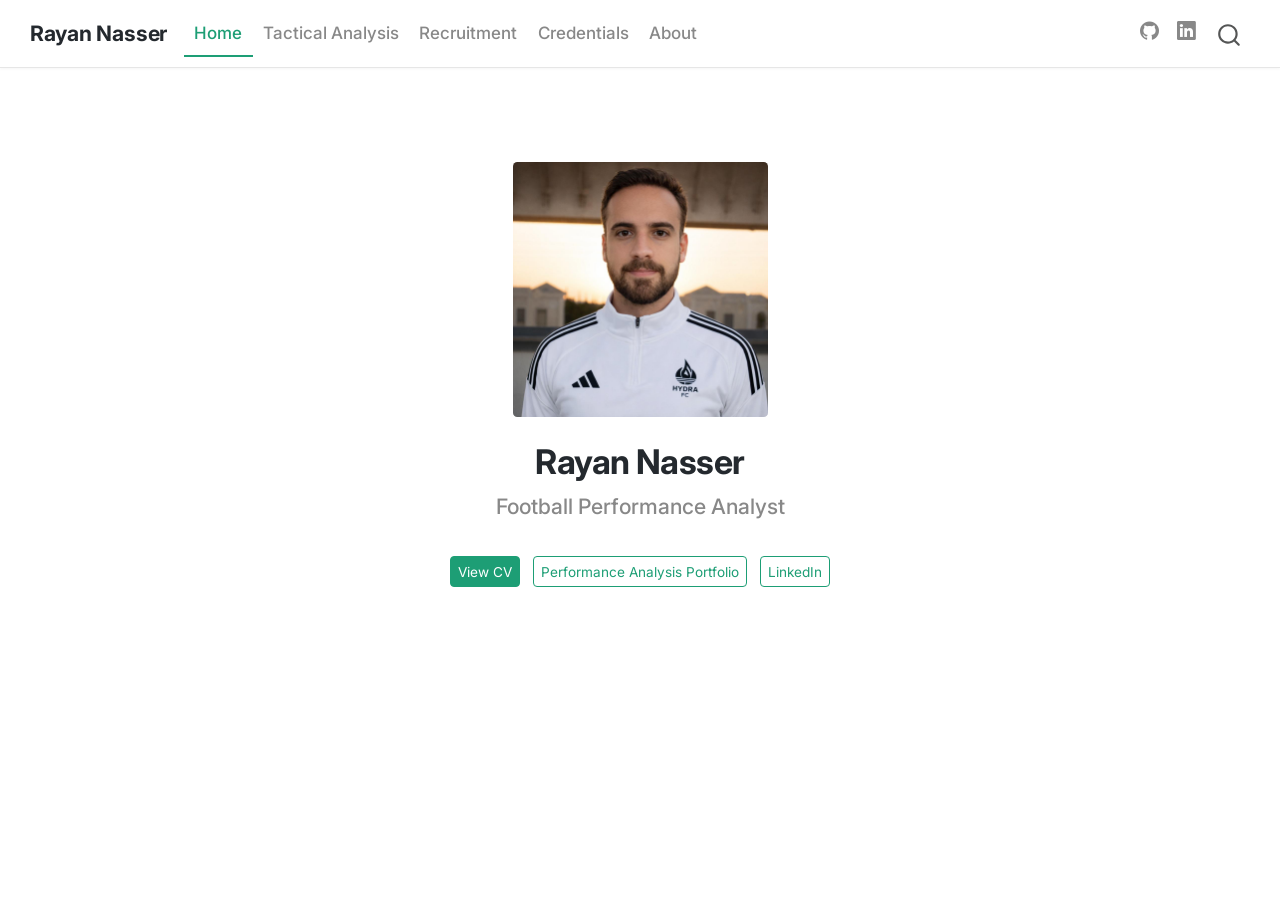
<file: docs/index.html>
<!DOCTYPE html>
<html xmlns="http://www.w3.org/1999/xhtml" lang="en" xml:lang="en"><head>

<meta charset="utf-8">
<meta name="generator" content="quarto-1.9.38">

<meta name="viewport" content="width=device-width, initial-scale=1.0, user-scalable=yes">


<title>Rayan Nasser</title>
<style>
/* Default styles provided by pandoc.
** See https://pandoc.org/MANUAL.html#variables-for-html for config info.
*/
code{white-space: pre-wrap;}
span.smallcaps{font-variant: small-caps;}
div.columns{display: flex; gap: min(4vw, 1.5em);}
div.column{flex: auto; overflow-x: auto;}
div.hanging-indent{margin-left: 1.5em; text-indent: -1.5em;}
ul.task-list{list-style: none;}
ul.task-list li input[type="checkbox"] {
  width: 0.8em;
  margin: 0 0.8em 0.2em -1em; /* quarto-specific, see https://github.com/quarto-dev/quarto-cli/issues/4556 */ 
  vertical-align: middle;
}
</style>


<script src="site_libs/quarto-nav/quarto-nav.js"></script>
<script src="site_libs/quarto-nav/headroom.min.js"></script>
<script src="site_libs/clipboard/clipboard.min.js"></script>
<script src="site_libs/quarto-search/autocomplete.umd.js"></script>
<script src="site_libs/quarto-search/fuse.min.js"></script>
<script src="site_libs/quarto-search/quarto-search.js"></script>
<meta name="quarto:offset" content="./">
<script src="site_libs/quarto-html/quarto.js" type="module"></script>
<script src="site_libs/quarto-html/tabsets/tabsets.js" type="module"></script>
<script src="site_libs/quarto-html/popper.min.js"></script>
<script src="site_libs/quarto-html/tippy.umd.min.js"></script>
<link href="site_libs/quarto-html/tippy.css" rel="stylesheet">
<link href="site_libs/quarto-html/quarto-syntax-highlighting-15634bcf2e68342d4ad2dfa704d543f6.css" rel="stylesheet" id="quarto-text-highlighting-styles">
<script src="site_libs/bootstrap/bootstrap.min.js"></script>
<link href="site_libs/bootstrap/bootstrap-icons.css" rel="stylesheet">
<link href="site_libs/bootstrap/bootstrap-158031087360bce0ff56dc785ce39e06.min.css" rel="stylesheet" append-hash="true" id="quarto-bootstrap" data-mode="light">
<script id="quarto-search-options" type="application/json">{
  "location": "navbar",
  "copy-button": false,
  "collapse-after": 3,
  "panel-placement": "end",
  "type": "overlay",
  "limit": 50,
  "keyboard-shortcut": [
    "f",
    "/",
    "s"
  ],
  "show-item-context": false,
  "language": {
    "search-no-results-text": "No results",
    "search-matching-documents-text": "matching documents",
    "search-copy-link-title": "Copy link to search",
    "search-hide-matches-text": "Hide additional matches",
    "search-more-match-text": "more match in this document",
    "search-more-matches-text": "more matches in this document",
    "search-clear-button-title": "Clear",
    "search-text-placeholder": "",
    "search-detached-cancel-button-title": "Cancel",
    "search-submit-button-title": "Submit",
    "search-label": "Search"
  }
}</script>


<link rel="stylesheet" href="styles.css">
</head>

<body class="nav-fixed fullcontent quarto-light">

<div id="quarto-search-results"></div>
  <header id="quarto-header" class="headroom fixed-top">
    <nav class="navbar navbar-expand-lg " data-bs-theme="dark">
      <div class="navbar-container container-fluid">
      <div class="navbar-brand-container mx-auto">
    <a class="navbar-brand" href="./index.html">
    <span class="navbar-title">Rayan Nasser</span>
    </a>
  </div>
            <div id="quarto-search" class="" title="Search"></div>
          <button class="navbar-toggler" type="button" data-bs-toggle="collapse" data-bs-target="#navbarCollapse" aria-controls="navbarCollapse" role="menu" aria-expanded="false" aria-label="Toggle navigation" onclick="if (window.quartoToggleHeadroom) { window.quartoToggleHeadroom(); }">
  <span class="navbar-toggler-icon"></span>
</button>
          <div class="collapse navbar-collapse" id="navbarCollapse">
            <ul class="navbar-nav navbar-nav-scroll me-auto">
  <li class="nav-item">
    <a class="nav-link active" href="./index.html" aria-current="page"> 
<span class="menu-text">Home</span></a>
  </li>  
  <li class="nav-item">
    <a class="nav-link" href="./tactical-analysis/index.html"> 
<span class="menu-text">Tactical Analysis</span></a>
  </li>  
  <li class="nav-item">
    <a class="nav-link" href="./recruitment/index.html"> 
<span class="menu-text">Recruitment</span></a>
  </li>  
  <li class="nav-item">
    <a class="nav-link" href="./credentials.html"> 
<span class="menu-text">Credentials</span></a>
  </li>  
  <li class="nav-item">
    <a class="nav-link" href="./about.html"> 
<span class="menu-text">About</span></a>
  </li>  
</ul>
            <ul class="navbar-nav navbar-nav-scroll ms-auto">
  <li class="nav-item compact">
    <a class="nav-link" href="https://github.com/HalfSpacePrince"> <i class="bi bi-github" role="img" aria-label="GitHub">
</i> 
<span class="menu-text"></span></a>
  </li>  
  <li class="nav-item compact">
    <a class="nav-link" href="https://www.linkedin.com/in/rayan-nasser/"> <i class="bi bi-linkedin" role="img" aria-label="LinkedIn">
</i> 
<span class="menu-text"></span></a>
  </li>  
</ul>
          </div> <!-- /navcollapse -->
            <div class="quarto-navbar-tools">
</div>
      </div> <!-- /container-fluid -->
    </nav>
</header>
<!-- content -->
<div id="quarto-content" class="quarto-container page-columns page-rows-contents page-layout-article page-navbar">
<!-- sidebar -->
<!-- margin-sidebar -->
    
<!-- main -->
<div class="quarto-about-jolla">
  <img src="profile.jpg" class="about-image
  rounded " style="width: 15em;">
 <header id="title-block-header" class="quarto-title-block default">
<div class="quarto-title">
<h1 class="title">Rayan Nasser</h1>
<p class="subtitle lead">Football Performance Analyst</p>
</div>
<div class="quarto-title-meta">
  </div>
</header><main class="content" id="quarto-document-content">


</main> 
  <hr class="about-sep">
   <div class="about-links">
  <a href="/cv.pdf" class="about-link" rel="" target="">
     <span class="about-link-text">View CV</span>
  </a>
  <a href="/tactical-analysis/index.html" class="about-link" rel="" target="">
     <span class="about-link-text">Performance Analysis Portfolio</span>
  </a>
  <a href="https://www.linkedin.com/in/rayan-nasser/" class="about-link" rel="" target="">
     <span class="about-link-text">LinkedIn</span>
  </a>
</div>
</div>
 <!-- /main -->
<script id="quarto-html-after-body" type="application/javascript">
  window.document.addEventListener("DOMContentLoaded", function (event) {
    const isCodeAnnotation = (el) => {
      for (const clz of el.classList) {
        if (clz.startsWith('code-annotation-')) {                     
          return true;
        }
      }
      return false;
    }
    const onCopySuccess = function(e) {
      // button target
      const button = e.trigger;
      // don't keep focus
      button.blur();
      // flash "checked"
      button.classList.add('code-copy-button-checked');
      var currentTitle = button.getAttribute("title");
      button.setAttribute("title", "Copied!");
      let tooltip;
      if (window.bootstrap) {
        button.setAttribute("data-bs-toggle", "tooltip");
        button.setAttribute("data-bs-placement", "left");
        button.setAttribute("data-bs-title", "Copied!");
        tooltip = new bootstrap.Tooltip(button, 
          { trigger: "manual", 
            customClass: "code-copy-button-tooltip",
            offset: [0, -8]});
        tooltip.show();    
      }
      setTimeout(function() {
        if (tooltip) {
          tooltip.hide();
          button.removeAttribute("data-bs-title");
          button.removeAttribute("data-bs-toggle");
          button.removeAttribute("data-bs-placement");
        }
        button.setAttribute("title", currentTitle);
        button.classList.remove('code-copy-button-checked');
      }, 1000);
      // clear code selection
      e.clearSelection();
    }
    const getTextToCopy = function(trigger) {
      const outerScaffold = trigger.parentElement.cloneNode(true);
      const codeEl = outerScaffold.querySelector('code');
      for (const childEl of codeEl.children) {
        if (isCodeAnnotation(childEl)) {
          childEl.remove();
        }
      }
      return codeEl.innerText;
    }
    const clipboard = new window.ClipboardJS('.code-copy-button:not([data-in-quarto-modal])', {
      text: getTextToCopy
    });
    clipboard.on('success', onCopySuccess);
    if (window.document.getElementById('quarto-embedded-source-code-modal')) {
      const clipboardModal = new window.ClipboardJS('.code-copy-button[data-in-quarto-modal]', {
        text: getTextToCopy,
        container: window.document.getElementById('quarto-embedded-source-code-modal')
      });
      clipboardModal.on('success', onCopySuccess);
    }
      var localhostRegex = new RegExp(/^(?:http|https):\/\/localhost\:?[0-9]*\//);
      var mailtoRegex = new RegExp(/^mailto:/);
        var filterRegex = new RegExp('/' + window.location.host + '/');
      var isInternal = (href) => {
          return filterRegex.test(href) || localhostRegex.test(href) || mailtoRegex.test(href);
      }
      // Inspect non-navigation links and adorn them if external
     var links = window.document.querySelectorAll('a[href]:not(.nav-link):not(.navbar-brand):not(.toc-action):not(.sidebar-link):not(.sidebar-item-toggle):not(.pagination-link):not(.no-external):not([aria-hidden]):not(.dropdown-item):not(.quarto-navigation-tool):not(.about-link)');
      for (var i=0; i<links.length; i++) {
        const link = links[i];
        if (!isInternal(link.href)) {
          // undo the damage that might have been done by quarto-nav.js in the case of
          // links that we want to consider external
          if (link.dataset.originalHref !== undefined) {
            link.href = link.dataset.originalHref;
          }
        }
      }
    function tippyHover(el, contentFn, onTriggerFn, onUntriggerFn) {
      const config = {
        allowHTML: true,
        maxWidth: 500,
        delay: 100,
        arrow: false,
        appendTo: function(el) {
            return el.parentElement;
        },
        interactive: true,
        interactiveBorder: 10,
        theme: 'quarto',
        placement: 'bottom-start',
      };
      if (contentFn) {
        config.content = contentFn;
      }
      if (onTriggerFn) {
        config.onTrigger = onTriggerFn;
      }
      if (onUntriggerFn) {
        config.onUntrigger = onUntriggerFn;
      }
      window.tippy(el, config); 
    }
    const noterefs = window.document.querySelectorAll('a[role="doc-noteref"]');
    for (var i=0; i<noterefs.length; i++) {
      const ref = noterefs[i];
      tippyHover(ref, function() {
        // use id or data attribute instead here
        let href = ref.getAttribute('data-footnote-href') || ref.getAttribute('href');
        try { href = new URL(href).hash; } catch {}
        const id = href.replace(/^#\/?/, "");
        const note = window.document.getElementById(id);
        if (note) {
          return note.innerHTML;
        } else {
          return "";
        }
      });
    }
    const xrefs = window.document.querySelectorAll('a.quarto-xref');
    const processXRef = (id, note) => {
      // Strip column container classes
      const stripColumnClz = (el) => {
        el.classList.remove("page-full", "page-columns");
        if (el.children) {
          for (const child of el.children) {
            stripColumnClz(child);
          }
        }
      }
      stripColumnClz(note)
      if (id === null || id.startsWith('sec-')) {
        // Special case sections, only their first couple elements
        const container = document.createElement("div");
        if (note.children && note.children.length > 2) {
          container.appendChild(note.children[0].cloneNode(true));
          for (let i = 1; i < note.children.length; i++) {
            const child = note.children[i];
            if (child.tagName === "P" && child.innerText === "") {
              continue;
            } else {
              container.appendChild(child.cloneNode(true));
              break;
            }
          }
          if (window.Quarto?.typesetMath) {
            window.Quarto.typesetMath(container);
          }
          return container.innerHTML
        } else {
          if (window.Quarto?.typesetMath) {
            window.Quarto.typesetMath(note);
          }
          return note.innerHTML;
        }
      } else {
        // Remove any anchor links if they are present
        const anchorLink = note.querySelector('a.anchorjs-link');
        if (anchorLink) {
          anchorLink.remove();
        }
        if (window.Quarto?.typesetMath) {
          window.Quarto.typesetMath(note);
        }
        if (note.classList.contains("callout")) {
          return note.outerHTML;
        } else {
          return note.innerHTML;
        }
      }
    }
    for (var i=0; i<xrefs.length; i++) {
      const xref = xrefs[i];
      tippyHover(xref, undefined, function(instance) {
        instance.disable();
        let url = xref.getAttribute('href');
        let hash = undefined; 
        if (url.startsWith('#')) {
          hash = url;
        } else {
          try { hash = new URL(url).hash; } catch {}
        }
        if (hash) {
          const id = hash.replace(/^#\/?/, "");
          const note = window.document.getElementById(id);
          if (note !== null) {
            try {
              const html = processXRef(id, note.cloneNode(true));
              instance.setContent(html);
            } finally {
              instance.enable();
              instance.show();
            }
          } else {
            // See if we can fetch this
            fetch(url.split('#')[0])
            .then(res => res.text())
            .then(html => {
              const parser = new DOMParser();
              const htmlDoc = parser.parseFromString(html, "text/html");
              const note = htmlDoc.getElementById(id);
              if (note !== null) {
                const html = processXRef(id, note);
                instance.setContent(html);
              } 
            }).finally(() => {
              instance.enable();
              instance.show();
            });
          }
        } else {
          // See if we can fetch a full url (with no hash to target)
          // This is a special case and we should probably do some content thinning / targeting
          fetch(url)
          .then(res => res.text())
          .then(html => {
            const parser = new DOMParser();
            const htmlDoc = parser.parseFromString(html, "text/html");
            const note = htmlDoc.querySelector('main.content');
            if (note !== null) {
              // This should only happen for chapter cross references
              // (since there is no id in the URL)
              // remove the first header
              if (note.children.length > 0 && note.children[0].tagName === "HEADER") {
                note.children[0].remove();
              }
              const html = processXRef(null, note);
              instance.setContent(html);
            } 
          }).finally(() => {
            instance.enable();
            instance.show();
          });
        }
      }, function(instance) {
      });
    }
        let selectedAnnoteEl;
        const selectorForAnnotation = ( cell, annotation) => {
          let cellAttr = 'data-code-cell="' + cell + '"';
          let lineAttr = 'data-code-annotation="' +  annotation + '"';
          const selector = 'span[' + cellAttr + '][' + lineAttr + ']';
          return selector;
        }
        const selectCodeLines = (annoteEl) => {
          const doc = window.document;
          const targetCell = annoteEl.getAttribute("data-target-cell");
          const targetAnnotation = annoteEl.getAttribute("data-target-annotation");
          const annoteSpan = window.document.querySelector(selectorForAnnotation(targetCell, targetAnnotation));
          const lines = annoteSpan.getAttribute("data-code-lines").split(",");
          const lineIds = lines.map((line) => {
            return targetCell + "-" + line;
          })
          let top = null;
          let height = null;
          let parent = null;
          if (lineIds.length > 0) {
              //compute the position of the single el (top and bottom and make a div)
              const el = window.document.getElementById(lineIds[0]);
              top = el.offsetTop;
              height = el.offsetHeight;
              parent = el.parentElement.parentElement;
            if (lineIds.length > 1) {
              const lastEl = window.document.getElementById(lineIds[lineIds.length - 1]);
              const bottom = lastEl.offsetTop + lastEl.offsetHeight;
              height = bottom - top;
            }
            if (top !== null && height !== null && parent !== null) {
              // cook up a div (if necessary) and position it 
              let div = window.document.getElementById("code-annotation-line-highlight");
              if (div === null) {
                div = window.document.createElement("div");
                div.setAttribute("id", "code-annotation-line-highlight");
                div.style.position = 'absolute';
                parent.appendChild(div);
              }
              div.style.top = top - 2 + "px";
              div.style.height = height + 4 + "px";
              div.style.left = 0;
              let gutterDiv = window.document.getElementById("code-annotation-line-highlight-gutter");
              if (gutterDiv === null) {
                gutterDiv = window.document.createElement("div");
                gutterDiv.setAttribute("id", "code-annotation-line-highlight-gutter");
                gutterDiv.style.position = 'absolute';
                const codeCell = window.document.getElementById(targetCell);
                const gutter = codeCell.querySelector('.code-annotation-gutter');
                gutter.appendChild(gutterDiv);
              }
              gutterDiv.style.top = top - 2 + "px";
              gutterDiv.style.height = height + 4 + "px";
            }
            selectedAnnoteEl = annoteEl;
          }
        };
        const unselectCodeLines = () => {
          const elementsIds = ["code-annotation-line-highlight", "code-annotation-line-highlight-gutter"];
          elementsIds.forEach((elId) => {
            const div = window.document.getElementById(elId);
            if (div) {
              div.remove();
            }
          });
          selectedAnnoteEl = undefined;
        };
          // Handle positioning of the toggle
      window.addEventListener(
        "resize",
        throttle(() => {
          elRect = undefined;
          if (selectedAnnoteEl) {
            selectCodeLines(selectedAnnoteEl);
          }
        }, 10)
      );
      function throttle(fn, ms) {
      let throttle = false;
      let timer;
        return (...args) => {
          if(!throttle) { // first call gets through
              fn.apply(this, args);
              throttle = true;
          } else { // all the others get throttled
              if(timer) clearTimeout(timer); // cancel #2
              timer = setTimeout(() => {
                fn.apply(this, args);
                timer = throttle = false;
              }, ms);
          }
        };
      }
        // Attach click handler to the DT
        const annoteDls = window.document.querySelectorAll('dt[data-target-cell]');
        for (const annoteDlNode of annoteDls) {
          annoteDlNode.addEventListener('click', (event) => {
            const clickedEl = event.target;
            if (clickedEl !== selectedAnnoteEl) {
              unselectCodeLines();
              const activeEl = window.document.querySelector('dt[data-target-cell].code-annotation-active');
              if (activeEl) {
                activeEl.classList.remove('code-annotation-active');
              }
              selectCodeLines(clickedEl);
              clickedEl.classList.add('code-annotation-active');
            } else {
              // Unselect the line
              unselectCodeLines();
              clickedEl.classList.remove('code-annotation-active');
            }
          });
        }
    const findCites = (el) => {
      const parentEl = el.parentElement;
      if (parentEl) {
        const cites = parentEl.dataset.cites;
        if (cites) {
          return {
            el,
            cites: cites.split(' ')
          };
        } else {
          return findCites(el.parentElement)
        }
      } else {
        return undefined;
      }
    };
    var bibliorefs = window.document.querySelectorAll('a[role="doc-biblioref"]');
    for (var i=0; i<bibliorefs.length; i++) {
      const ref = bibliorefs[i];
      const citeInfo = findCites(ref);
      if (citeInfo) {
        tippyHover(citeInfo.el, function() {
          var popup = window.document.createElement('div');
          citeInfo.cites.forEach(function(cite) {
            var citeDiv = window.document.createElement('div');
            citeDiv.classList.add('hanging-indent');
            citeDiv.classList.add('csl-entry');
            var biblioDiv = window.document.getElementById('ref-' + cite);
            if (biblioDiv) {
              citeDiv.innerHTML = biblioDiv.innerHTML;
            }
            popup.appendChild(citeDiv);
          });
          return popup.innerHTML;
        });
      }
    }
  });
  </script>
</div> <!-- /content -->




</body></html>
</file>
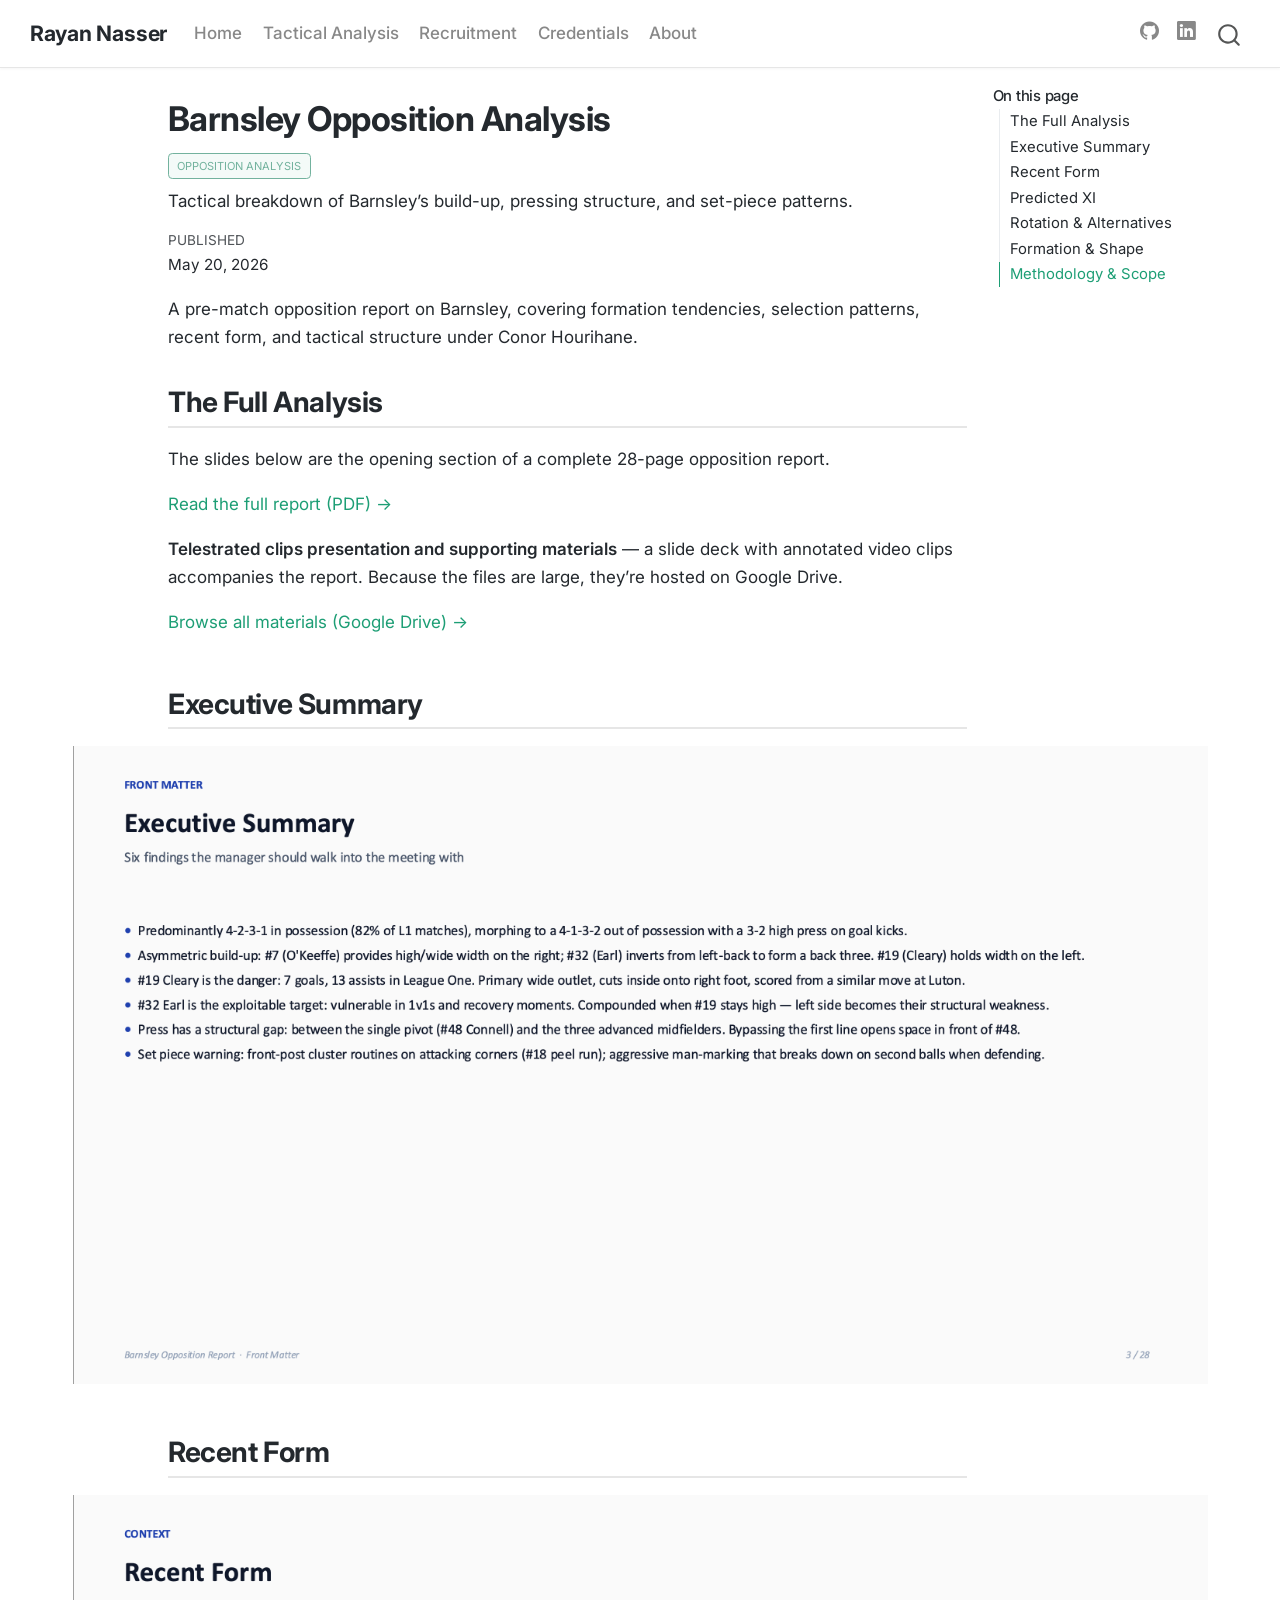
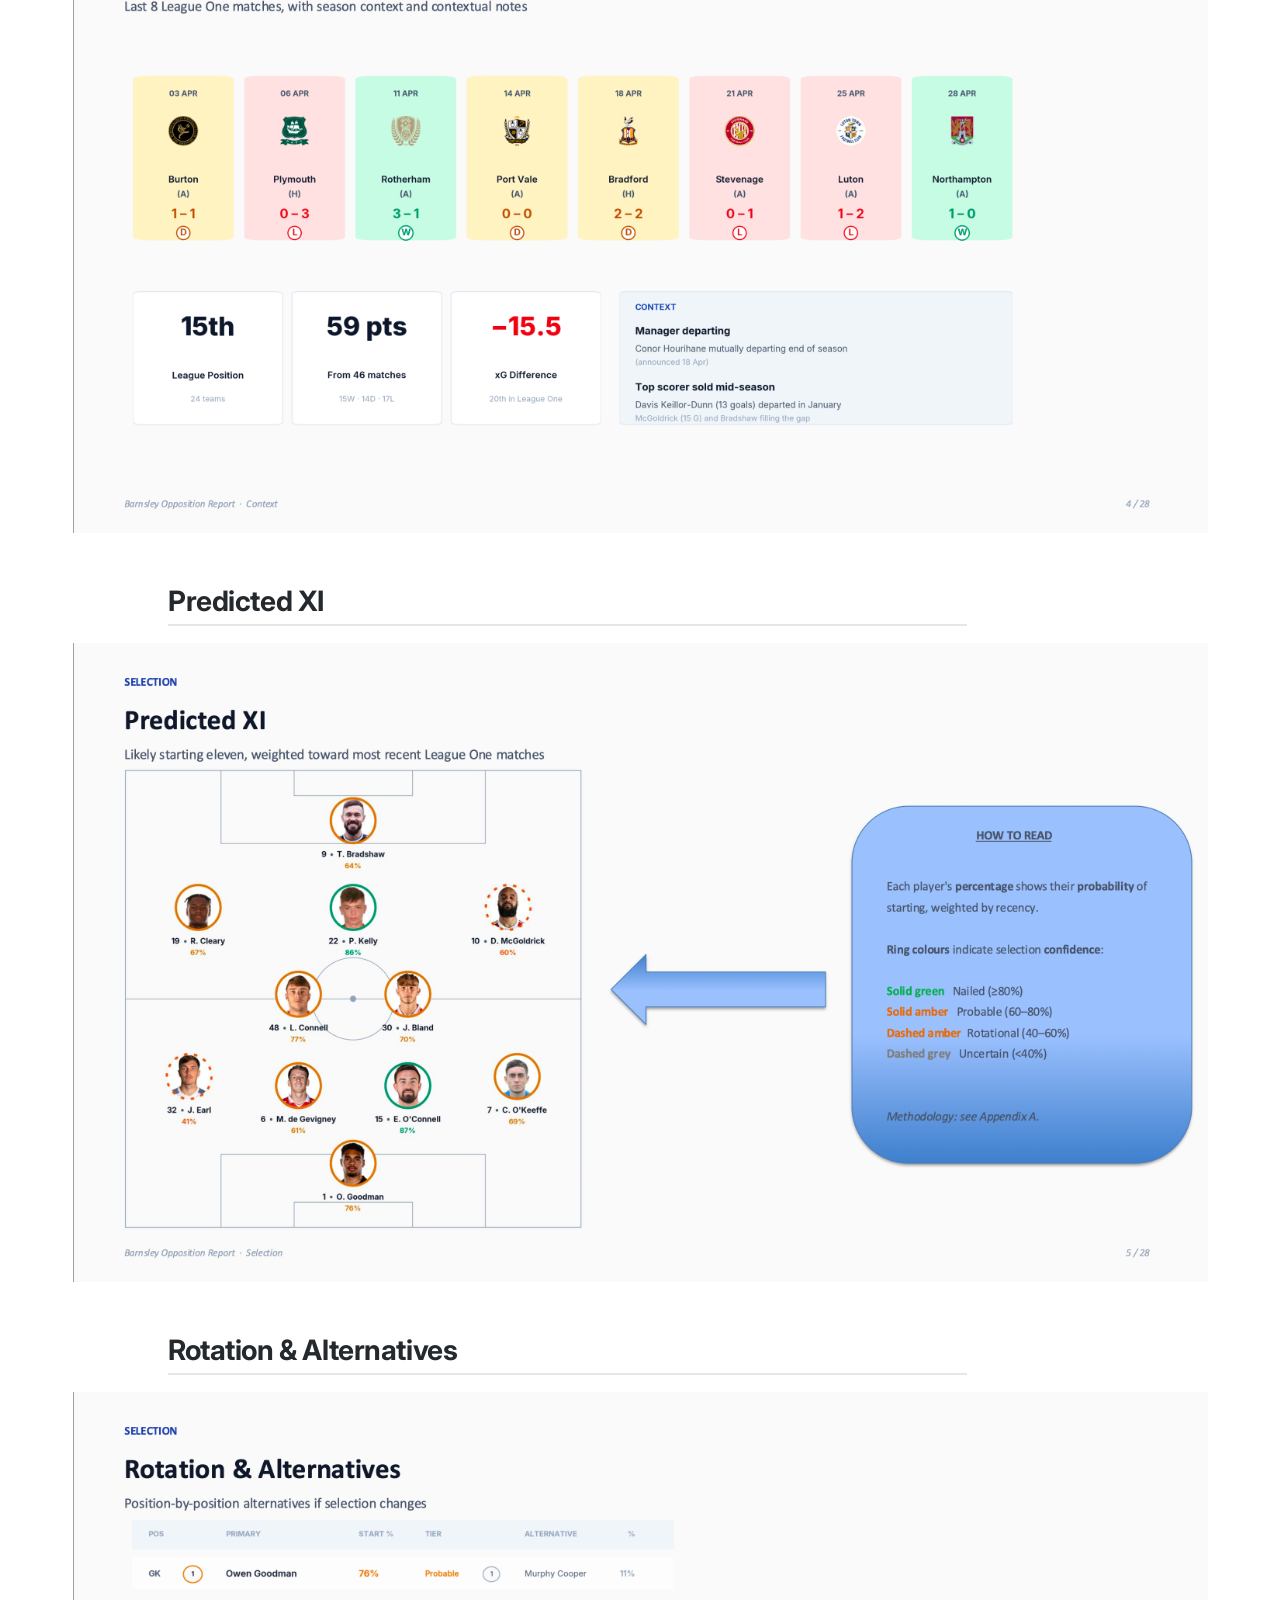
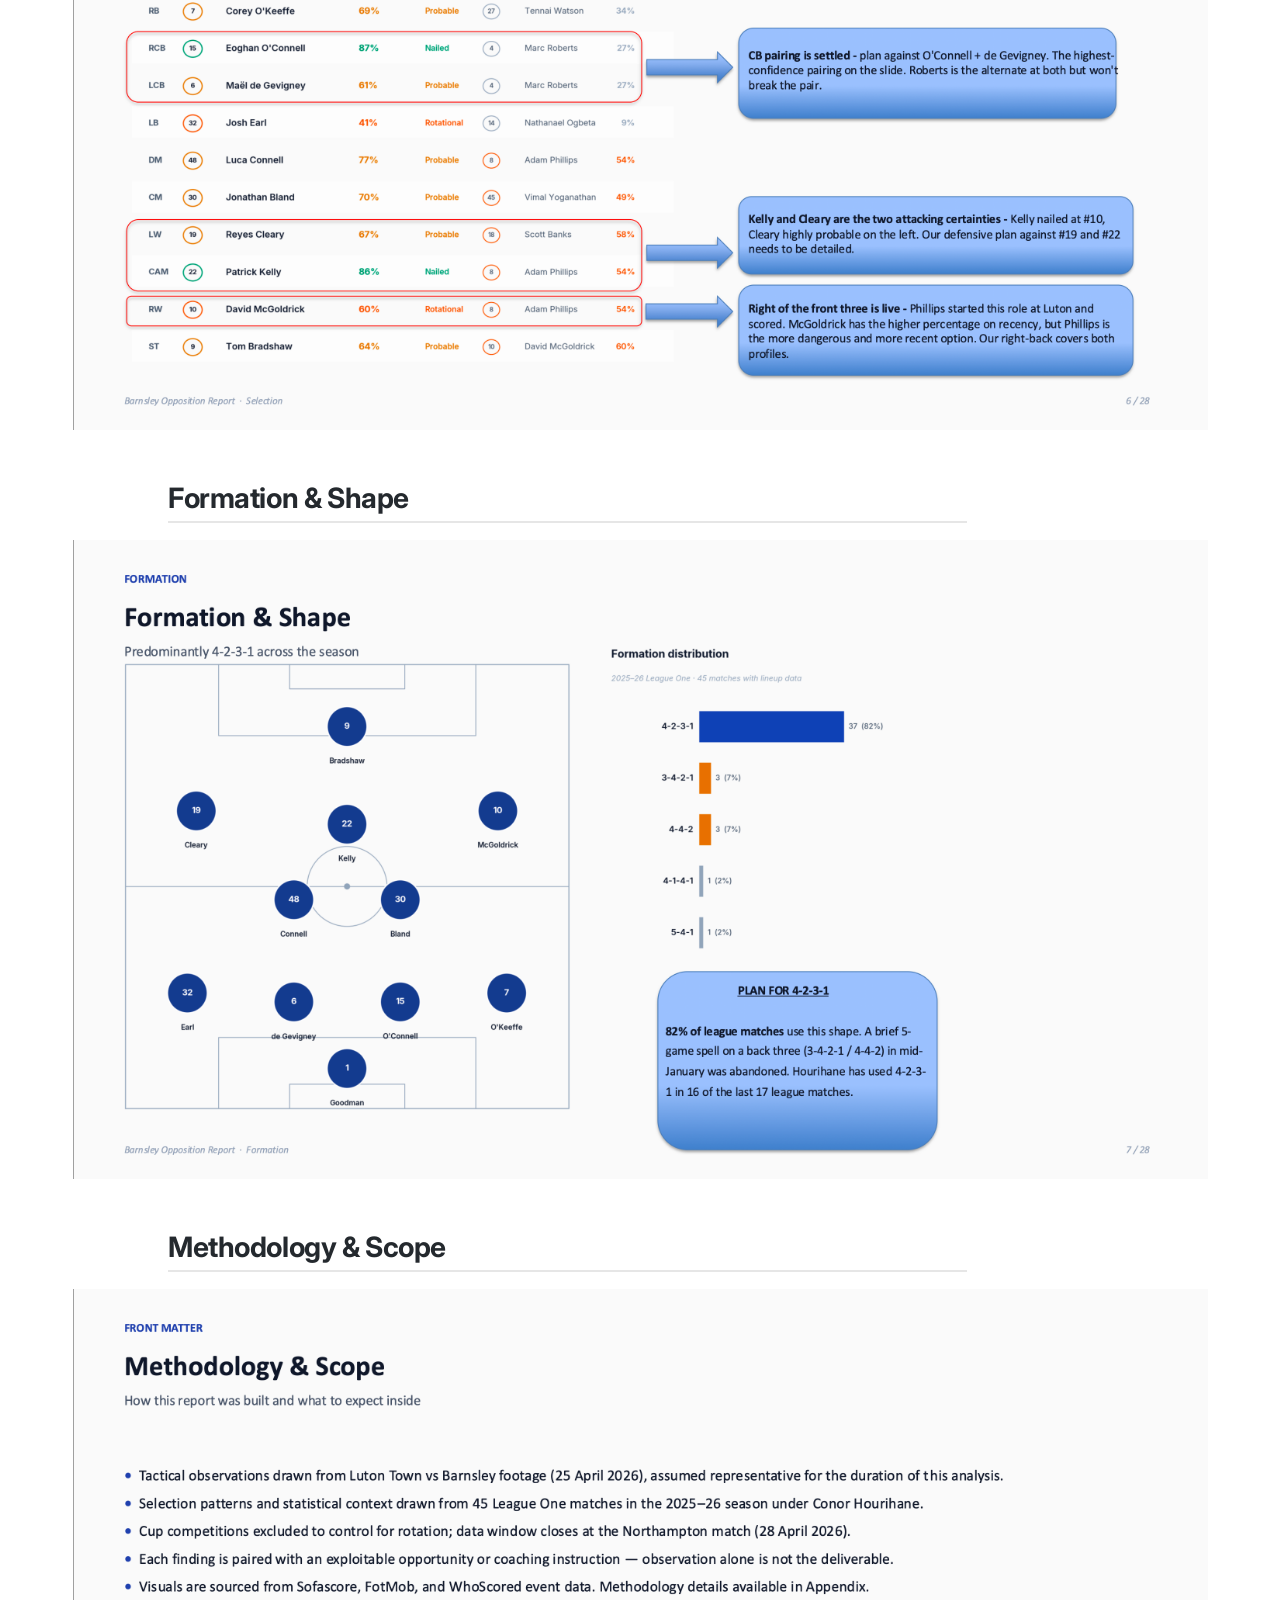
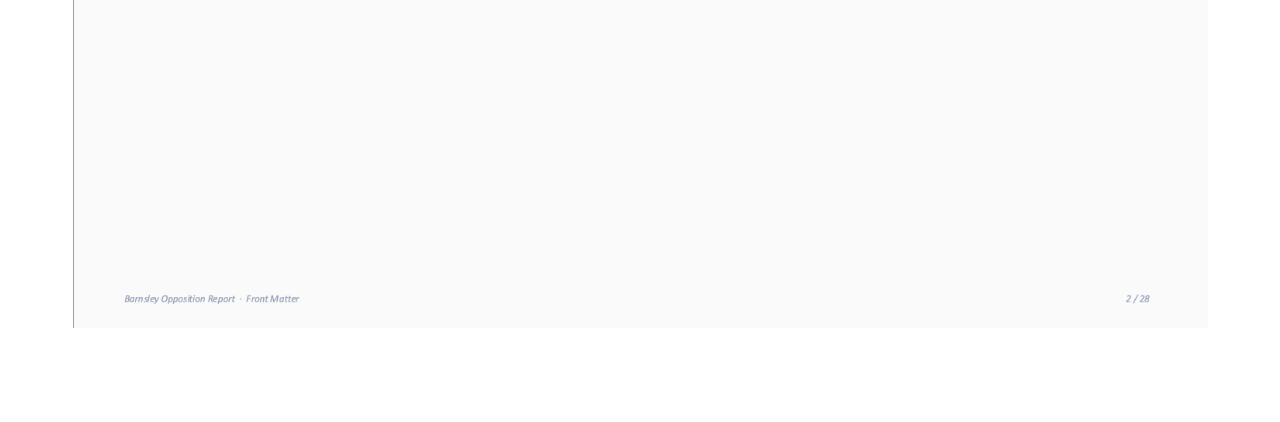
<file: docs/tactical-analysis/barnsley-opposition-analysis/index.html>
<!DOCTYPE html>
<html xmlns="http://www.w3.org/1999/xhtml" lang="en" xml:lang="en"><head>

<meta charset="utf-8">
<meta name="generator" content="quarto-1.9.38">

<meta name="viewport" content="width=device-width, initial-scale=1.0, user-scalable=yes">

<meta name="dcterms.date" content="2026-05-20">
<meta name="description" content="Tactical breakdown of Barnsley’s build-up, pressing structure, and set-piece patterns.">

<title>Barnsley Opposition Analysis – Rayan Nasser</title>
<style>
/* Default styles provided by pandoc.
** See https://pandoc.org/MANUAL.html#variables-for-html for config info.
*/
code{white-space: pre-wrap;}
span.smallcaps{font-variant: small-caps;}
div.columns{display: flex; gap: min(4vw, 1.5em);}
div.column{flex: auto; overflow-x: auto;}
div.hanging-indent{margin-left: 1.5em; text-indent: -1.5em;}
ul.task-list{list-style: none;}
ul.task-list li input[type="checkbox"] {
  width: 0.8em;
  margin: 0 0.8em 0.2em -1em; /* quarto-specific, see https://github.com/quarto-dev/quarto-cli/issues/4556 */ 
  vertical-align: middle;
}
</style>


<script src="../../site_libs/quarto-nav/quarto-nav.js"></script>
<script src="../../site_libs/quarto-nav/headroom.min.js"></script>
<script src="../../site_libs/clipboard/clipboard.min.js"></script>
<script src="../../site_libs/quarto-search/autocomplete.umd.js"></script>
<script src="../../site_libs/quarto-search/fuse.min.js"></script>
<script src="../../site_libs/quarto-search/quarto-search.js"></script>
<meta name="quarto:offset" content="../../">
<script src="../../site_libs/quarto-html/quarto.js" type="module"></script>
<script src="../../site_libs/quarto-html/tabsets/tabsets.js" type="module"></script>
<script src="../../site_libs/quarto-html/popper.min.js"></script>
<script src="../../site_libs/quarto-html/tippy.umd.min.js"></script>
<script src="../../site_libs/quarto-html/anchor.min.js"></script>
<link href="../../site_libs/quarto-html/tippy.css" rel="stylesheet">
<link href="../../site_libs/quarto-html/quarto-syntax-highlighting-15634bcf2e68342d4ad2dfa704d543f6.css" rel="stylesheet" id="quarto-text-highlighting-styles">
<script src="../../site_libs/bootstrap/bootstrap.min.js"></script>
<link href="../../site_libs/bootstrap/bootstrap-icons.css" rel="stylesheet">
<link href="../../site_libs/bootstrap/bootstrap-158031087360bce0ff56dc785ce39e06.min.css" rel="stylesheet" append-hash="true" id="quarto-bootstrap" data-mode="light">
<script src="../../site_libs/quarto-contrib/glightbox/glightbox.min.js"></script>
<link href="../../site_libs/quarto-contrib/glightbox/glightbox.min.css" rel="stylesheet">
<link href="../../site_libs/quarto-contrib/glightbox/lightbox.css" rel="stylesheet">
<script id="quarto-search-options" type="application/json">{
  "location": "navbar",
  "copy-button": false,
  "collapse-after": 3,
  "panel-placement": "end",
  "type": "overlay",
  "limit": 50,
  "keyboard-shortcut": [
    "f",
    "/",
    "s"
  ],
  "show-item-context": false,
  "language": {
    "search-no-results-text": "No results",
    "search-matching-documents-text": "matching documents",
    "search-copy-link-title": "Copy link to search",
    "search-hide-matches-text": "Hide additional matches",
    "search-more-match-text": "more match in this document",
    "search-more-matches-text": "more matches in this document",
    "search-clear-button-title": "Clear",
    "search-text-placeholder": "",
    "search-detached-cancel-button-title": "Cancel",
    "search-submit-button-title": "Submit",
    "search-label": "Search"
  }
}</script>


<link rel="stylesheet" href="../../styles.css">
</head>

<body class="nav-fixed quarto-light">

<div id="quarto-search-results"></div>
  <header id="quarto-header" class="headroom fixed-top">
    <nav class="navbar navbar-expand-lg " data-bs-theme="dark">
      <div class="navbar-container container-fluid">
      <div class="navbar-brand-container mx-auto">
    <a class="navbar-brand" href="../../index.html">
    <span class="navbar-title">Rayan Nasser</span>
    </a>
  </div>
            <div id="quarto-search" class="" title="Search"></div>
          <button class="navbar-toggler" type="button" data-bs-toggle="collapse" data-bs-target="#navbarCollapse" aria-controls="navbarCollapse" role="menu" aria-expanded="false" aria-label="Toggle navigation" onclick="if (window.quartoToggleHeadroom) { window.quartoToggleHeadroom(); }">
  <span class="navbar-toggler-icon"></span>
</button>
          <div class="collapse navbar-collapse" id="navbarCollapse">
            <ul class="navbar-nav navbar-nav-scroll me-auto">
  <li class="nav-item">
    <a class="nav-link" href="../../index.html"> 
<span class="menu-text">Home</span></a>
  </li>  
  <li class="nav-item">
    <a class="nav-link" href="../../tactical-analysis/index.html"> 
<span class="menu-text">Tactical Analysis</span></a>
  </li>  
  <li class="nav-item">
    <a class="nav-link" href="../../recruitment/index.html"> 
<span class="menu-text">Recruitment</span></a>
  </li>  
  <li class="nav-item">
    <a class="nav-link" href="../../credentials.html"> 
<span class="menu-text">Credentials</span></a>
  </li>  
  <li class="nav-item">
    <a class="nav-link" href="../../about.html"> 
<span class="menu-text">About</span></a>
  </li>  
</ul>
            <ul class="navbar-nav navbar-nav-scroll ms-auto">
  <li class="nav-item compact">
    <a class="nav-link" href="https://github.com/HalfSpacePrince"> <i class="bi bi-github" role="img" aria-label="GitHub">
</i> 
<span class="menu-text"></span></a>
  </li>  
  <li class="nav-item compact">
    <a class="nav-link" href="https://www.linkedin.com/in/rayan-nasser/"> <i class="bi bi-linkedin" role="img" aria-label="LinkedIn">
</i> 
<span class="menu-text"></span></a>
  </li>  
</ul>
          </div> <!-- /navcollapse -->
            <div class="quarto-navbar-tools">
</div>
      </div> <!-- /container-fluid -->
    </nav>
</header>
<!-- content -->
<div id="quarto-content" class="quarto-container page-columns page-rows-contents page-layout-article page-navbar">
<!-- sidebar -->
<!-- margin-sidebar -->
    <div id="quarto-margin-sidebar" class="sidebar margin-sidebar">
        <nav id="TOC" role="doc-toc" class="toc-active">
    <h2 id="toc-title">On this page</h2>
   
  <ul>
  <li><a href="#the-full-analysis" id="toc-the-full-analysis" class="nav-link active" data-scroll-target="#the-full-analysis">The Full Analysis</a></li>
  <li><a href="#executive-summary" id="toc-executive-summary" class="nav-link" data-scroll-target="#executive-summary">Executive Summary</a></li>
  <li><a href="#recent-form" id="toc-recent-form" class="nav-link" data-scroll-target="#recent-form">Recent Form</a></li>
  <li><a href="#predicted-xi" id="toc-predicted-xi" class="nav-link" data-scroll-target="#predicted-xi">Predicted XI</a></li>
  <li><a href="#rotation-alternatives" id="toc-rotation-alternatives" class="nav-link" data-scroll-target="#rotation-alternatives">Rotation &amp; Alternatives</a></li>
  <li><a href="#formation-shape" id="toc-formation-shape" class="nav-link" data-scroll-target="#formation-shape">Formation &amp; Shape</a></li>
  <li><a href="#methodology-scope" id="toc-methodology-scope" class="nav-link" data-scroll-target="#methodology-scope">Methodology &amp; Scope</a></li>
  </ul>
</nav>
    </div>
<!-- main -->
<main class="content page-columns page-full" id="quarto-document-content">

<header id="title-block-header" class="quarto-title-block default">
<div class="quarto-title">
<h1 class="title">Barnsley Opposition Analysis</h1>
  <div class="quarto-categories">
    <div class="quarto-category">opposition analysis</div>
  </div>
  </div>

<div>
  <div class="description">
    Tactical breakdown of Barnsley’s build-up, pressing structure, and set-piece patterns.
  </div>
</div>


<div class="quarto-title-meta">

    
    <div>
    <div class="quarto-title-meta-heading">Published</div>
    <div class="quarto-title-meta-contents">
      <p class="date">May 20, 2026</p>
    </div>
  </div>
  
    
  </div>
  


</header>


<p>A pre-match opposition report on Barnsley, covering formation tendencies, selection patterns, recent form, and tactical structure under Conor Hourihane.</p>
<section id="the-full-analysis" class="level2">
<h2 class="anchored" data-anchor-id="the-full-analysis">The Full Analysis</h2>
<p>The slides below are the opening section of a complete 28-page opposition report.</p>
<p><a href="Barnsley_Opposition_Report.pdf" target="_blank">Read the full report (PDF) →</a></p>
<p><strong>Telestrated clips presentation and supporting materials</strong> — a slide deck with annotated video clips accompanies the report. Because the files are large, they’re hosted on Google Drive.</p>
<p><a href="https://drive.google.com/drive/folders/1ZJnNGp9AiKq65W8eLW-F62P7O-LjriVh" target="_blank">Browse all materials (Google Drive) →</a></p>
</section>
<section id="executive-summary" class="level2 page-columns page-full">
<h2 class="anchored" data-anchor-id="executive-summary">Executive Summary</h2>
<p class="page-columns page-full"><a href="images/executive-summary.png" class="lightbox page-columns page-full" data-gallery="quarto-lightbox-gallery-1"><img src="images/executive-summary.png" class="column-page img-fluid"></a></p>
</section>
<section id="recent-form" class="level2 page-columns page-full">
<h2 class="anchored" data-anchor-id="recent-form">Recent Form</h2>
<p class="page-columns page-full"><a href="images/recent-form.png" class="lightbox page-columns page-full" data-gallery="quarto-lightbox-gallery-2"><img src="images/recent-form.png" class="column-page img-fluid"></a></p>
</section>
<section id="predicted-xi" class="level2 page-columns page-full">
<h2 class="anchored" data-anchor-id="predicted-xi">Predicted XI</h2>
<p class="page-columns page-full"><a href="images/predicted-xi.png" class="lightbox page-columns page-full" data-gallery="quarto-lightbox-gallery-3"><img src="images/predicted-xi.png" class="column-page img-fluid"></a></p>
</section>
<section id="rotation-alternatives" class="level2 page-columns page-full">
<h2 class="anchored" data-anchor-id="rotation-alternatives">Rotation &amp; Alternatives</h2>
<p class="page-columns page-full"><a href="images/rotation-alternatives.png" class="lightbox page-columns page-full" data-gallery="quarto-lightbox-gallery-4"><img src="images/rotation-alternatives.png" class="column-page img-fluid"></a></p>
</section>
<section id="formation-shape" class="level2 page-columns page-full">
<h2 class="anchored" data-anchor-id="formation-shape">Formation &amp; Shape</h2>
<p class="page-columns page-full"><a href="images/formation-shape.png" class="lightbox page-columns page-full" data-gallery="quarto-lightbox-gallery-5"><img src="images/formation-shape.png" class="column-page img-fluid"></a></p>
</section>
<section id="methodology-scope" class="level2 page-columns page-full">
<h2 class="anchored" data-anchor-id="methodology-scope">Methodology &amp; Scope</h2>
<p class="page-columns page-full"><a href="images/methodology.png" class="lightbox page-columns page-full" data-gallery="quarto-lightbox-gallery-6"><img src="images/methodology.png" class="column-page img-fluid"></a></p>


</section>

</main> <!-- /main -->
<script id="quarto-html-after-body" type="application/javascript">
  window.document.addEventListener("DOMContentLoaded", function (event) {
    const icon = "";
    const anchorJS = new window.AnchorJS();
    anchorJS.options = {
      placement: 'right',
      icon: icon
    };
    anchorJS.add('.anchored');
    const isCodeAnnotation = (el) => {
      for (const clz of el.classList) {
        if (clz.startsWith('code-annotation-')) {                     
          return true;
        }
      }
      return false;
    }
    const onCopySuccess = function(e) {
      // button target
      const button = e.trigger;
      // don't keep focus
      button.blur();
      // flash "checked"
      button.classList.add('code-copy-button-checked');
      var currentTitle = button.getAttribute("title");
      button.setAttribute("title", "Copied!");
      let tooltip;
      if (window.bootstrap) {
        button.setAttribute("data-bs-toggle", "tooltip");
        button.setAttribute("data-bs-placement", "left");
        button.setAttribute("data-bs-title", "Copied!");
        tooltip = new bootstrap.Tooltip(button, 
          { trigger: "manual", 
            customClass: "code-copy-button-tooltip",
            offset: [0, -8]});
        tooltip.show();    
      }
      setTimeout(function() {
        if (tooltip) {
          tooltip.hide();
          button.removeAttribute("data-bs-title");
          button.removeAttribute("data-bs-toggle");
          button.removeAttribute("data-bs-placement");
        }
        button.setAttribute("title", currentTitle);
        button.classList.remove('code-copy-button-checked');
      }, 1000);
      // clear code selection
      e.clearSelection();
    }
    const getTextToCopy = function(trigger) {
      const outerScaffold = trigger.parentElement.cloneNode(true);
      const codeEl = outerScaffold.querySelector('code');
      for (const childEl of codeEl.children) {
        if (isCodeAnnotation(childEl)) {
          childEl.remove();
        }
      }
      return codeEl.innerText;
    }
    const clipboard = new window.ClipboardJS('.code-copy-button:not([data-in-quarto-modal])', {
      text: getTextToCopy
    });
    clipboard.on('success', onCopySuccess);
    if (window.document.getElementById('quarto-embedded-source-code-modal')) {
      const clipboardModal = new window.ClipboardJS('.code-copy-button[data-in-quarto-modal]', {
        text: getTextToCopy,
        container: window.document.getElementById('quarto-embedded-source-code-modal')
      });
      clipboardModal.on('success', onCopySuccess);
    }
      var localhostRegex = new RegExp(/^(?:http|https):\/\/localhost\:?[0-9]*\//);
      var mailtoRegex = new RegExp(/^mailto:/);
        var filterRegex = new RegExp('/' + window.location.host + '/');
      var isInternal = (href) => {
          return filterRegex.test(href) || localhostRegex.test(href) || mailtoRegex.test(href);
      }
      // Inspect non-navigation links and adorn them if external
     var links = window.document.querySelectorAll('a[href]:not(.nav-link):not(.navbar-brand):not(.toc-action):not(.sidebar-link):not(.sidebar-item-toggle):not(.pagination-link):not(.no-external):not([aria-hidden]):not(.dropdown-item):not(.quarto-navigation-tool):not(.about-link)');
      for (var i=0; i<links.length; i++) {
        const link = links[i];
        if (!isInternal(link.href)) {
          // undo the damage that might have been done by quarto-nav.js in the case of
          // links that we want to consider external
          if (link.dataset.originalHref !== undefined) {
            link.href = link.dataset.originalHref;
          }
        }
      }
    function tippyHover(el, contentFn, onTriggerFn, onUntriggerFn) {
      const config = {
        allowHTML: true,
        maxWidth: 500,
        delay: 100,
        arrow: false,
        appendTo: function(el) {
            return el.parentElement;
        },
        interactive: true,
        interactiveBorder: 10,
        theme: 'quarto',
        placement: 'bottom-start',
      };
      if (contentFn) {
        config.content = contentFn;
      }
      if (onTriggerFn) {
        config.onTrigger = onTriggerFn;
      }
      if (onUntriggerFn) {
        config.onUntrigger = onUntriggerFn;
      }
      window.tippy(el, config); 
    }
    const noterefs = window.document.querySelectorAll('a[role="doc-noteref"]');
    for (var i=0; i<noterefs.length; i++) {
      const ref = noterefs[i];
      tippyHover(ref, function() {
        // use id or data attribute instead here
        let href = ref.getAttribute('data-footnote-href') || ref.getAttribute('href');
        try { href = new URL(href).hash; } catch {}
        const id = href.replace(/^#\/?/, "");
        const note = window.document.getElementById(id);
        if (note) {
          return note.innerHTML;
        } else {
          return "";
        }
      });
    }
    const xrefs = window.document.querySelectorAll('a.quarto-xref');
    const processXRef = (id, note) => {
      // Strip column container classes
      const stripColumnClz = (el) => {
        el.classList.remove("page-full", "page-columns");
        if (el.children) {
          for (const child of el.children) {
            stripColumnClz(child);
          }
        }
      }
      stripColumnClz(note)
      if (id === null || id.startsWith('sec-')) {
        // Special case sections, only their first couple elements
        const container = document.createElement("div");
        if (note.children && note.children.length > 2) {
          container.appendChild(note.children[0].cloneNode(true));
          for (let i = 1; i < note.children.length; i++) {
            const child = note.children[i];
            if (child.tagName === "P" && child.innerText === "") {
              continue;
            } else {
              container.appendChild(child.cloneNode(true));
              break;
            }
          }
          if (window.Quarto?.typesetMath) {
            window.Quarto.typesetMath(container);
          }
          return container.innerHTML
        } else {
          if (window.Quarto?.typesetMath) {
            window.Quarto.typesetMath(note);
          }
          return note.innerHTML;
        }
      } else {
        // Remove any anchor links if they are present
        const anchorLink = note.querySelector('a.anchorjs-link');
        if (anchorLink) {
          anchorLink.remove();
        }
        if (window.Quarto?.typesetMath) {
          window.Quarto.typesetMath(note);
        }
        if (note.classList.contains("callout")) {
          return note.outerHTML;
        } else {
          return note.innerHTML;
        }
      }
    }
    for (var i=0; i<xrefs.length; i++) {
      const xref = xrefs[i];
      tippyHover(xref, undefined, function(instance) {
        instance.disable();
        let url = xref.getAttribute('href');
        let hash = undefined; 
        if (url.startsWith('#')) {
          hash = url;
        } else {
          try { hash = new URL(url).hash; } catch {}
        }
        if (hash) {
          const id = hash.replace(/^#\/?/, "");
          const note = window.document.getElementById(id);
          if (note !== null) {
            try {
              const html = processXRef(id, note.cloneNode(true));
              instance.setContent(html);
            } finally {
              instance.enable();
              instance.show();
            }
          } else {
            // See if we can fetch this
            fetch(url.split('#')[0])
            .then(res => res.text())
            .then(html => {
              const parser = new DOMParser();
              const htmlDoc = parser.parseFromString(html, "text/html");
              const note = htmlDoc.getElementById(id);
              if (note !== null) {
                const html = processXRef(id, note);
                instance.setContent(html);
              } 
            }).finally(() => {
              instance.enable();
              instance.show();
            });
          }
        } else {
          // See if we can fetch a full url (with no hash to target)
          // This is a special case and we should probably do some content thinning / targeting
          fetch(url)
          .then(res => res.text())
          .then(html => {
            const parser = new DOMParser();
            const htmlDoc = parser.parseFromString(html, "text/html");
            const note = htmlDoc.querySelector('main.content');
            if (note !== null) {
              // This should only happen for chapter cross references
              // (since there is no id in the URL)
              // remove the first header
              if (note.children.length > 0 && note.children[0].tagName === "HEADER") {
                note.children[0].remove();
              }
              const html = processXRef(null, note);
              instance.setContent(html);
            } 
          }).finally(() => {
            instance.enable();
            instance.show();
          });
        }
      }, function(instance) {
      });
    }
        let selectedAnnoteEl;
        const selectorForAnnotation = ( cell, annotation) => {
          let cellAttr = 'data-code-cell="' + cell + '"';
          let lineAttr = 'data-code-annotation="' +  annotation + '"';
          const selector = 'span[' + cellAttr + '][' + lineAttr + ']';
          return selector;
        }
        const selectCodeLines = (annoteEl) => {
          const doc = window.document;
          const targetCell = annoteEl.getAttribute("data-target-cell");
          const targetAnnotation = annoteEl.getAttribute("data-target-annotation");
          const annoteSpan = window.document.querySelector(selectorForAnnotation(targetCell, targetAnnotation));
          const lines = annoteSpan.getAttribute("data-code-lines").split(",");
          const lineIds = lines.map((line) => {
            return targetCell + "-" + line;
          })
          let top = null;
          let height = null;
          let parent = null;
          if (lineIds.length > 0) {
              //compute the position of the single el (top and bottom and make a div)
              const el = window.document.getElementById(lineIds[0]);
              top = el.offsetTop;
              height = el.offsetHeight;
              parent = el.parentElement.parentElement;
            if (lineIds.length > 1) {
              const lastEl = window.document.getElementById(lineIds[lineIds.length - 1]);
              const bottom = lastEl.offsetTop + lastEl.offsetHeight;
              height = bottom - top;
            }
            if (top !== null && height !== null && parent !== null) {
              // cook up a div (if necessary) and position it 
              let div = window.document.getElementById("code-annotation-line-highlight");
              if (div === null) {
                div = window.document.createElement("div");
                div.setAttribute("id", "code-annotation-line-highlight");
                div.style.position = 'absolute';
                parent.appendChild(div);
              }
              div.style.top = top - 2 + "px";
              div.style.height = height + 4 + "px";
              div.style.left = 0;
              let gutterDiv = window.document.getElementById("code-annotation-line-highlight-gutter");
              if (gutterDiv === null) {
                gutterDiv = window.document.createElement("div");
                gutterDiv.setAttribute("id", "code-annotation-line-highlight-gutter");
                gutterDiv.style.position = 'absolute';
                const codeCell = window.document.getElementById(targetCell);
                const gutter = codeCell.querySelector('.code-annotation-gutter');
                gutter.appendChild(gutterDiv);
              }
              gutterDiv.style.top = top - 2 + "px";
              gutterDiv.style.height = height + 4 + "px";
            }
            selectedAnnoteEl = annoteEl;
          }
        };
        const unselectCodeLines = () => {
          const elementsIds = ["code-annotation-line-highlight", "code-annotation-line-highlight-gutter"];
          elementsIds.forEach((elId) => {
            const div = window.document.getElementById(elId);
            if (div) {
              div.remove();
            }
          });
          selectedAnnoteEl = undefined;
        };
          // Handle positioning of the toggle
      window.addEventListener(
        "resize",
        throttle(() => {
          elRect = undefined;
          if (selectedAnnoteEl) {
            selectCodeLines(selectedAnnoteEl);
          }
        }, 10)
      );
      function throttle(fn, ms) {
      let throttle = false;
      let timer;
        return (...args) => {
          if(!throttle) { // first call gets through
              fn.apply(this, args);
              throttle = true;
          } else { // all the others get throttled
              if(timer) clearTimeout(timer); // cancel #2
              timer = setTimeout(() => {
                fn.apply(this, args);
                timer = throttle = false;
              }, ms);
          }
        };
      }
        // Attach click handler to the DT
        const annoteDls = window.document.querySelectorAll('dt[data-target-cell]');
        for (const annoteDlNode of annoteDls) {
          annoteDlNode.addEventListener('click', (event) => {
            const clickedEl = event.target;
            if (clickedEl !== selectedAnnoteEl) {
              unselectCodeLines();
              const activeEl = window.document.querySelector('dt[data-target-cell].code-annotation-active');
              if (activeEl) {
                activeEl.classList.remove('code-annotation-active');
              }
              selectCodeLines(clickedEl);
              clickedEl.classList.add('code-annotation-active');
            } else {
              // Unselect the line
              unselectCodeLines();
              clickedEl.classList.remove('code-annotation-active');
            }
          });
        }
    const findCites = (el) => {
      const parentEl = el.parentElement;
      if (parentEl) {
        const cites = parentEl.dataset.cites;
        if (cites) {
          return {
            el,
            cites: cites.split(' ')
          };
        } else {
          return findCites(el.parentElement)
        }
      } else {
        return undefined;
      }
    };
    var bibliorefs = window.document.querySelectorAll('a[role="doc-biblioref"]');
    for (var i=0; i<bibliorefs.length; i++) {
      const ref = bibliorefs[i];
      const citeInfo = findCites(ref);
      if (citeInfo) {
        tippyHover(citeInfo.el, function() {
          var popup = window.document.createElement('div');
          citeInfo.cites.forEach(function(cite) {
            var citeDiv = window.document.createElement('div');
            citeDiv.classList.add('hanging-indent');
            citeDiv.classList.add('csl-entry');
            var biblioDiv = window.document.getElementById('ref-' + cite);
            if (biblioDiv) {
              citeDiv.innerHTML = biblioDiv.innerHTML;
            }
            popup.appendChild(citeDiv);
          });
          return popup.innerHTML;
        });
      }
    }
  });
  </script>
</div> <!-- /content -->
<script>var lightboxQuarto = GLightbox({"closeEffect":"zoom","descPosition":"bottom","loop":false,"openEffect":"zoom","selector":".lightbox"});
(function() {
  let previousOnload = window.onload;
  window.onload = () => {
    if (previousOnload) {
      previousOnload();
    }
    lightboxQuarto.on('slide_before_load', (data) => {
      const { slideIndex, slideNode, slideConfig, player, trigger } = data;
      const href = trigger.getAttribute('href');
      if (href !== null) {
        const imgEl = window.document.querySelector(`a[href="${href}"] img`);
        if (imgEl !== null) {
          const srcAttr = imgEl.getAttribute("src");
          if (srcAttr && srcAttr.startsWith("data:")) {
            slideConfig.href = srcAttr;
          }
        }
      } 
    });
  
    lightboxQuarto.on('slide_after_load', (data) => {
      const { slideIndex, slideNode, slideConfig, player, trigger } = data;
      if (window.Quarto?.typesetMath) {
        window.Quarto.typesetMath(slideNode);
      }
    });
  
  };
  
})();
          </script>




</body></html>
</file>
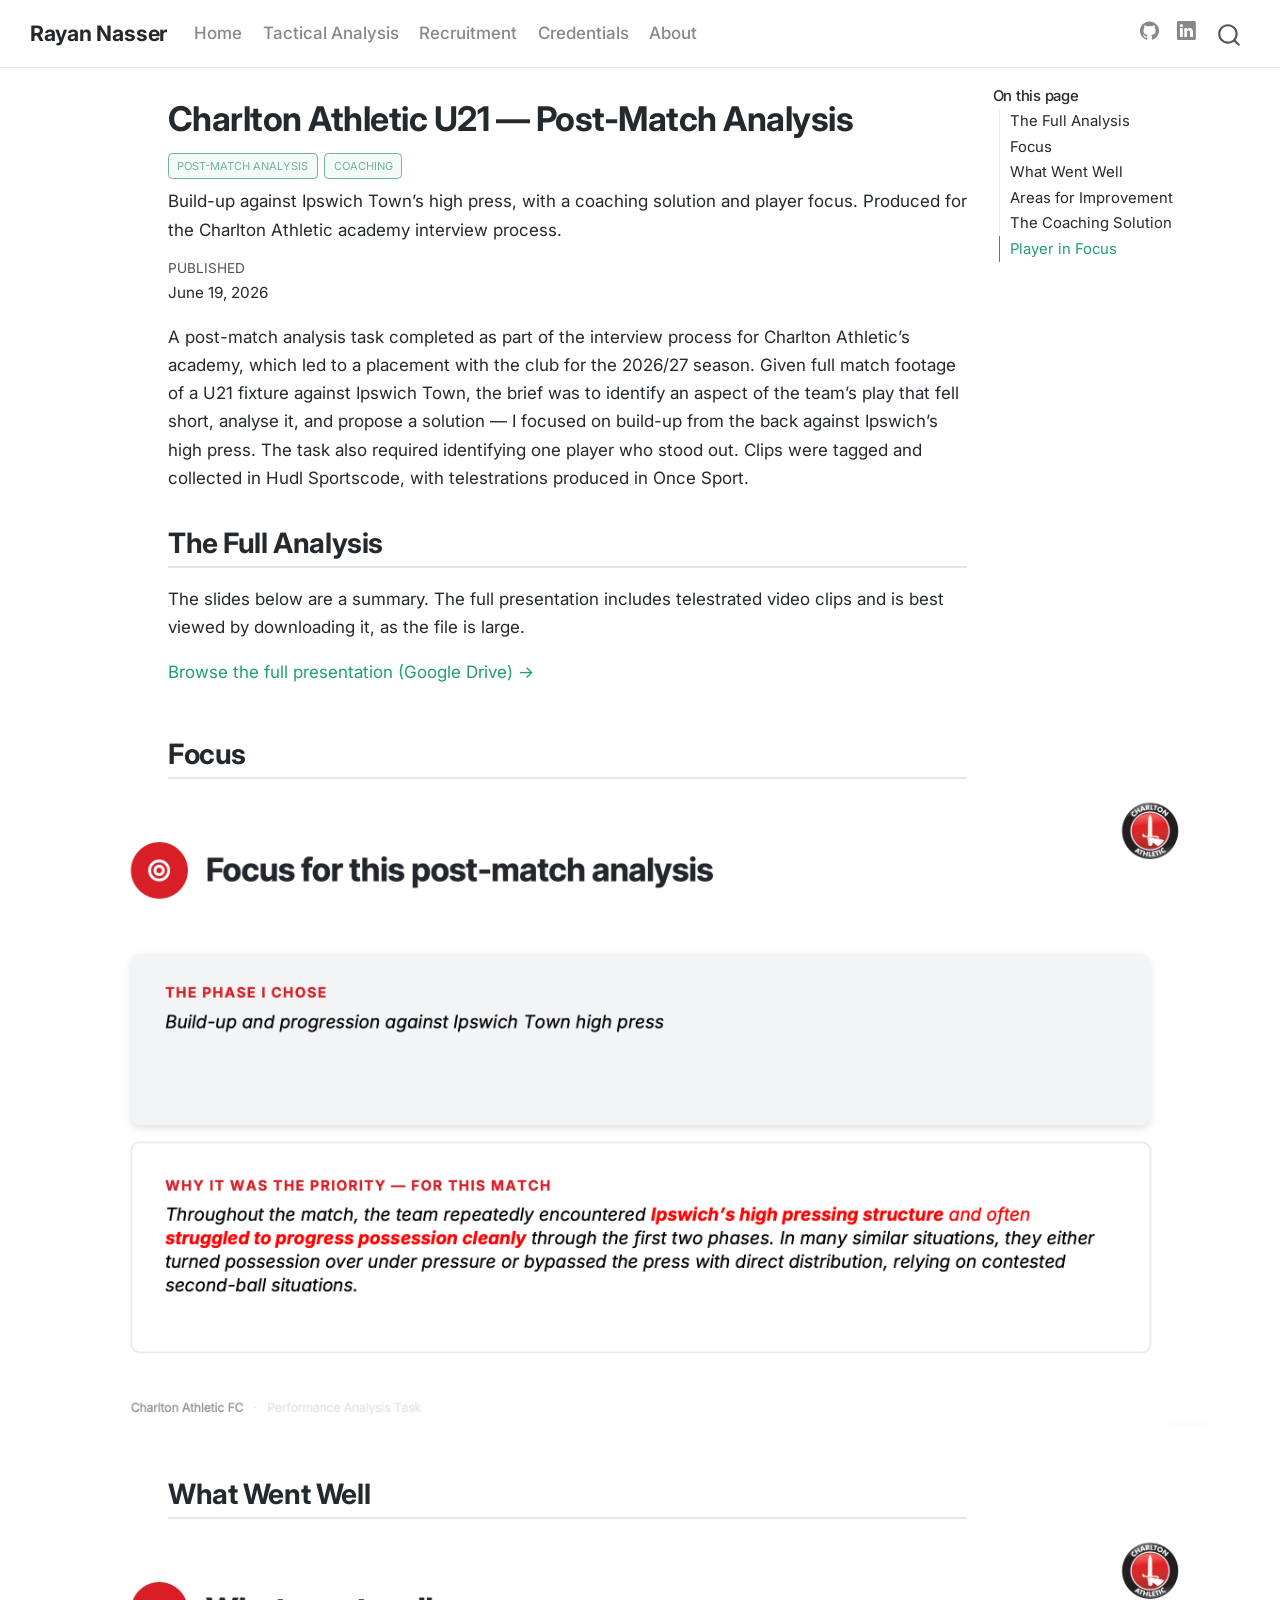
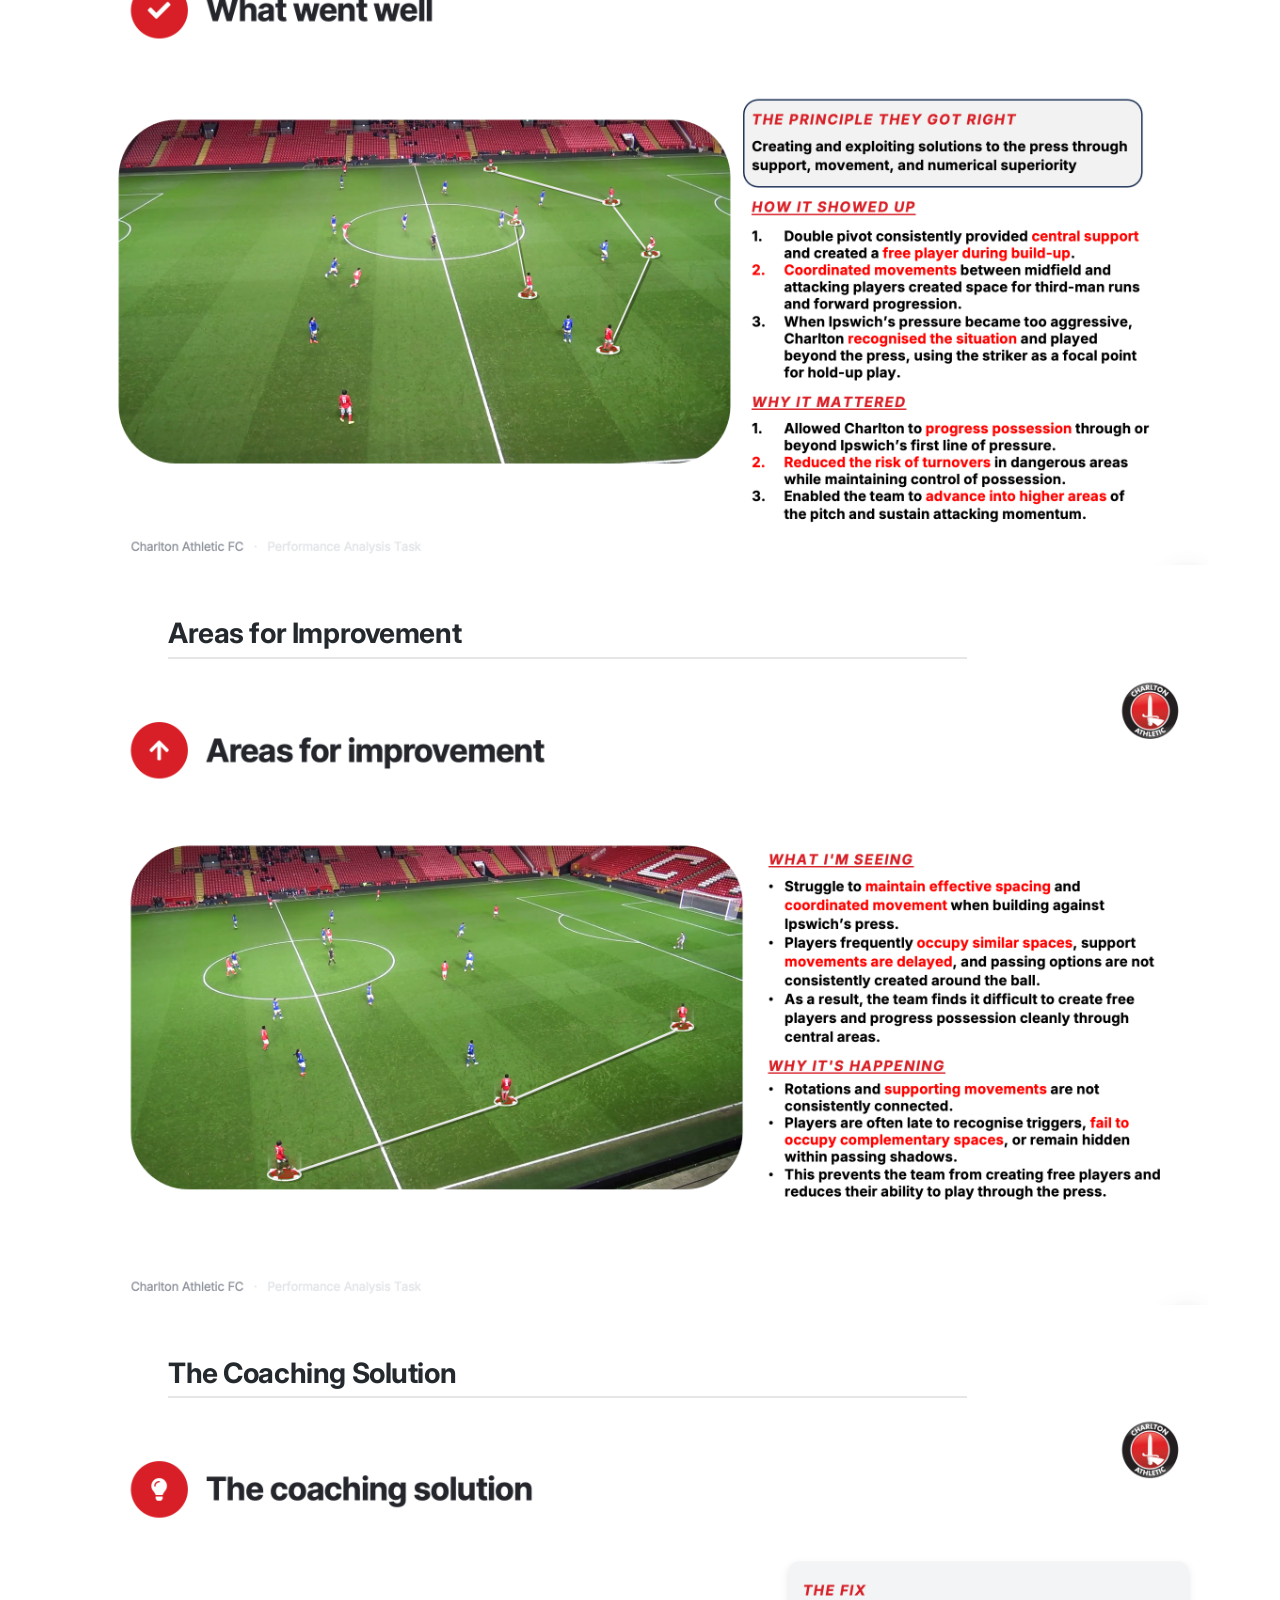
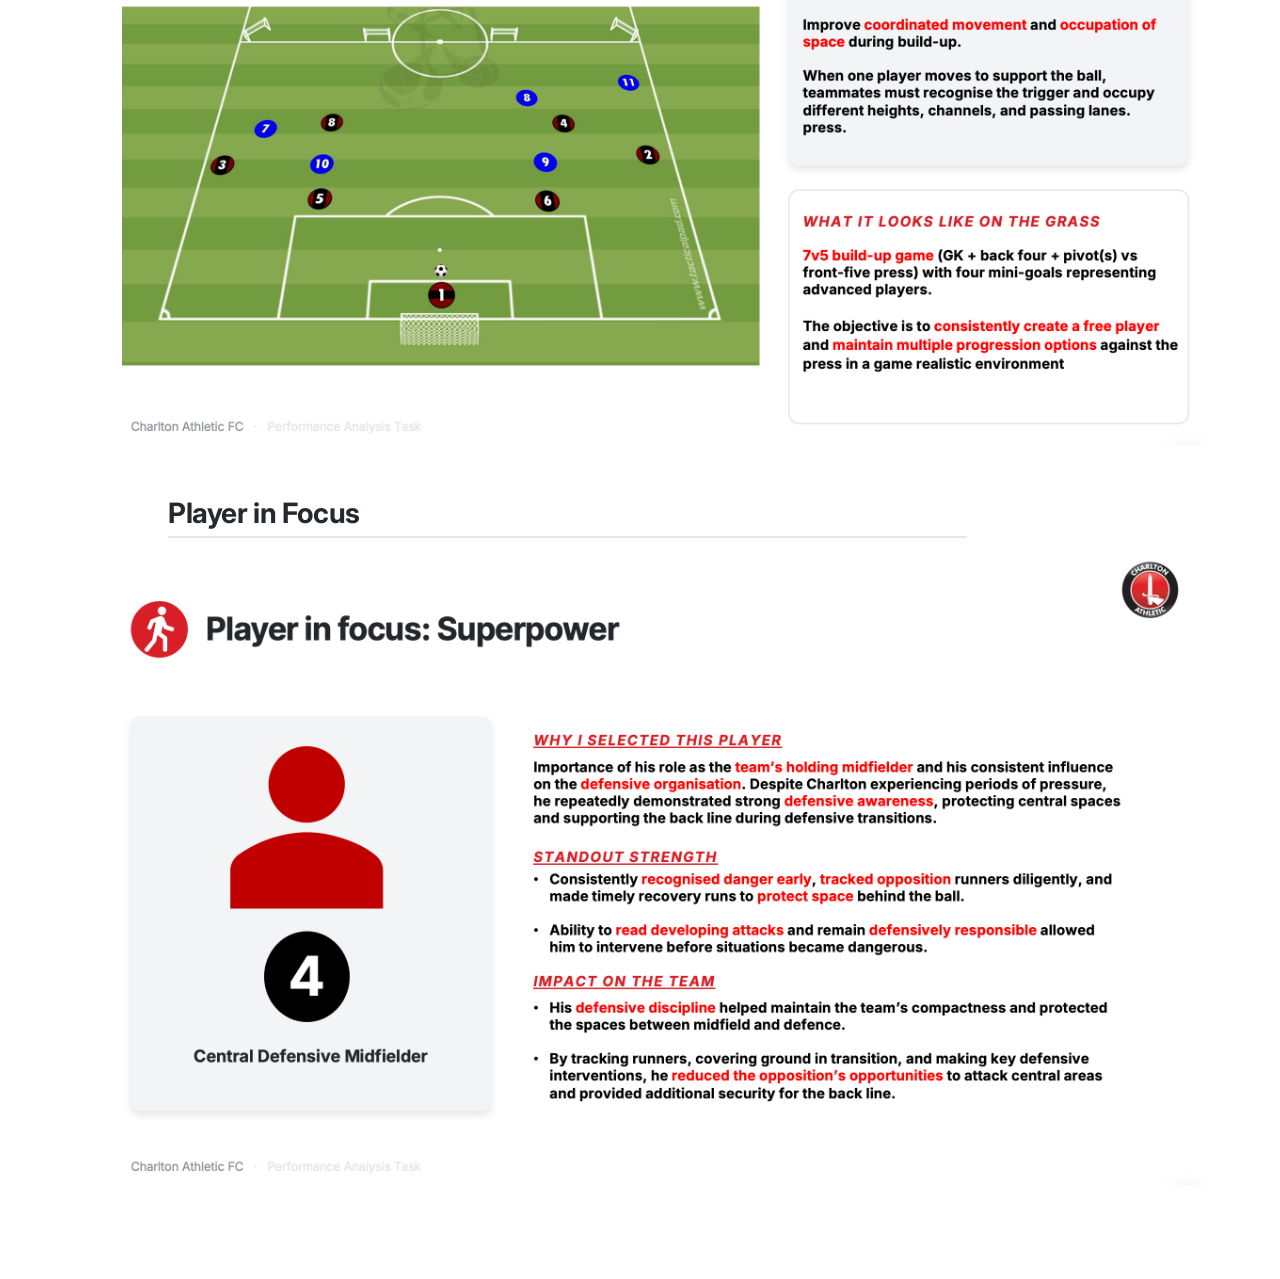
<file: docs/tactical-analysis/charlton-athletic-u21-analysis/index.html>
<!DOCTYPE html>
<html xmlns="http://www.w3.org/1999/xhtml" lang="en" xml:lang="en"><head>

<meta charset="utf-8">
<meta name="generator" content="quarto-1.9.38">

<meta name="viewport" content="width=device-width, initial-scale=1.0, user-scalable=yes">

<meta name="dcterms.date" content="2026-06-19">
<meta name="description" content="Build-up against Ipswich Town’s high press, with a coaching solution and player focus. Produced for the Charlton Athletic academy interview process.">

<title>Charlton Athletic U21 — Post-Match Analysis – Rayan Nasser</title>
<style>
/* Default styles provided by pandoc.
** See https://pandoc.org/MANUAL.html#variables-for-html for config info.
*/
code{white-space: pre-wrap;}
span.smallcaps{font-variant: small-caps;}
div.columns{display: flex; gap: min(4vw, 1.5em);}
div.column{flex: auto; overflow-x: auto;}
div.hanging-indent{margin-left: 1.5em; text-indent: -1.5em;}
ul.task-list{list-style: none;}
ul.task-list li input[type="checkbox"] {
  width: 0.8em;
  margin: 0 0.8em 0.2em -1em; /* quarto-specific, see https://github.com/quarto-dev/quarto-cli/issues/4556 */ 
  vertical-align: middle;
}
</style>


<script src="../../site_libs/quarto-nav/quarto-nav.js"></script>
<script src="../../site_libs/quarto-nav/headroom.min.js"></script>
<script src="../../site_libs/clipboard/clipboard.min.js"></script>
<script src="../../site_libs/quarto-search/autocomplete.umd.js"></script>
<script src="../../site_libs/quarto-search/fuse.min.js"></script>
<script src="../../site_libs/quarto-search/quarto-search.js"></script>
<meta name="quarto:offset" content="../../">
<script src="../../site_libs/quarto-html/quarto.js" type="module"></script>
<script src="../../site_libs/quarto-html/tabsets/tabsets.js" type="module"></script>
<script src="../../site_libs/quarto-html/popper.min.js"></script>
<script src="../../site_libs/quarto-html/tippy.umd.min.js"></script>
<script src="../../site_libs/quarto-html/anchor.min.js"></script>
<link href="../../site_libs/quarto-html/tippy.css" rel="stylesheet">
<link href="../../site_libs/quarto-html/quarto-syntax-highlighting-15634bcf2e68342d4ad2dfa704d543f6.css" rel="stylesheet" id="quarto-text-highlighting-styles">
<script src="../../site_libs/bootstrap/bootstrap.min.js"></script>
<link href="../../site_libs/bootstrap/bootstrap-icons.css" rel="stylesheet">
<link href="../../site_libs/bootstrap/bootstrap-158031087360bce0ff56dc785ce39e06.min.css" rel="stylesheet" append-hash="true" id="quarto-bootstrap" data-mode="light">
<script src="../../site_libs/quarto-contrib/glightbox/glightbox.min.js"></script>
<link href="../../site_libs/quarto-contrib/glightbox/glightbox.min.css" rel="stylesheet">
<link href="../../site_libs/quarto-contrib/glightbox/lightbox.css" rel="stylesheet">
<script id="quarto-search-options" type="application/json">{
  "location": "navbar",
  "copy-button": false,
  "collapse-after": 3,
  "panel-placement": "end",
  "type": "overlay",
  "limit": 50,
  "keyboard-shortcut": [
    "f",
    "/",
    "s"
  ],
  "show-item-context": false,
  "language": {
    "search-no-results-text": "No results",
    "search-matching-documents-text": "matching documents",
    "search-copy-link-title": "Copy link to search",
    "search-hide-matches-text": "Hide additional matches",
    "search-more-match-text": "more match in this document",
    "search-more-matches-text": "more matches in this document",
    "search-clear-button-title": "Clear",
    "search-text-placeholder": "",
    "search-detached-cancel-button-title": "Cancel",
    "search-submit-button-title": "Submit",
    "search-label": "Search"
  }
}</script>


<link rel="stylesheet" href="../../styles.css">
</head>

<body class="nav-fixed quarto-light">

<div id="quarto-search-results"></div>
  <header id="quarto-header" class="headroom fixed-top">
    <nav class="navbar navbar-expand-lg " data-bs-theme="dark">
      <div class="navbar-container container-fluid">
      <div class="navbar-brand-container mx-auto">
    <a class="navbar-brand" href="../../index.html">
    <span class="navbar-title">Rayan Nasser</span>
    </a>
  </div>
            <div id="quarto-search" class="" title="Search"></div>
          <button class="navbar-toggler" type="button" data-bs-toggle="collapse" data-bs-target="#navbarCollapse" aria-controls="navbarCollapse" role="menu" aria-expanded="false" aria-label="Toggle navigation" onclick="if (window.quartoToggleHeadroom) { window.quartoToggleHeadroom(); }">
  <span class="navbar-toggler-icon"></span>
</button>
          <div class="collapse navbar-collapse" id="navbarCollapse">
            <ul class="navbar-nav navbar-nav-scroll me-auto">
  <li class="nav-item">
    <a class="nav-link" href="../../index.html"> 
<span class="menu-text">Home</span></a>
  </li>  
  <li class="nav-item">
    <a class="nav-link" href="../../tactical-analysis/index.html"> 
<span class="menu-text">Tactical Analysis</span></a>
  </li>  
  <li class="nav-item">
    <a class="nav-link" href="../../recruitment/index.html"> 
<span class="menu-text">Recruitment</span></a>
  </li>  
  <li class="nav-item">
    <a class="nav-link" href="../../credentials.html"> 
<span class="menu-text">Credentials</span></a>
  </li>  
  <li class="nav-item">
    <a class="nav-link" href="../../about.html"> 
<span class="menu-text">About</span></a>
  </li>  
</ul>
            <ul class="navbar-nav navbar-nav-scroll ms-auto">
  <li class="nav-item compact">
    <a class="nav-link" href="https://github.com/HalfSpacePrince"> <i class="bi bi-github" role="img" aria-label="GitHub">
</i> 
<span class="menu-text"></span></a>
  </li>  
  <li class="nav-item compact">
    <a class="nav-link" href="https://www.linkedin.com/in/rayan-nasser/"> <i class="bi bi-linkedin" role="img" aria-label="LinkedIn">
</i> 
<span class="menu-text"></span></a>
  </li>  
</ul>
          </div> <!-- /navcollapse -->
            <div class="quarto-navbar-tools">
</div>
      </div> <!-- /container-fluid -->
    </nav>
</header>
<!-- content -->
<div id="quarto-content" class="quarto-container page-columns page-rows-contents page-layout-article page-navbar">
<!-- sidebar -->
<!-- margin-sidebar -->
    <div id="quarto-margin-sidebar" class="sidebar margin-sidebar">
        <nav id="TOC" role="doc-toc" class="toc-active">
    <h2 id="toc-title">On this page</h2>
   
  <ul>
  <li><a href="#the-full-analysis" id="toc-the-full-analysis" class="nav-link active" data-scroll-target="#the-full-analysis">The Full Analysis</a></li>
  <li><a href="#focus" id="toc-focus" class="nav-link" data-scroll-target="#focus">Focus</a></li>
  <li><a href="#what-went-well" id="toc-what-went-well" class="nav-link" data-scroll-target="#what-went-well">What Went Well</a></li>
  <li><a href="#areas-for-improvement" id="toc-areas-for-improvement" class="nav-link" data-scroll-target="#areas-for-improvement">Areas for Improvement</a></li>
  <li><a href="#the-coaching-solution" id="toc-the-coaching-solution" class="nav-link" data-scroll-target="#the-coaching-solution">The Coaching Solution</a></li>
  <li><a href="#player-in-focus" id="toc-player-in-focus" class="nav-link" data-scroll-target="#player-in-focus">Player in Focus</a></li>
  </ul>
</nav>
    </div>
<!-- main -->
<main class="content page-columns page-full" id="quarto-document-content">

<header id="title-block-header" class="quarto-title-block default">
<div class="quarto-title">
<h1 class="title">Charlton Athletic U21 — Post-Match Analysis</h1>
  <div class="quarto-categories">
    <div class="quarto-category">post-match analysis</div>
    <div class="quarto-category">coaching</div>
  </div>
  </div>

<div>
  <div class="description">
    Build-up against Ipswich Town’s high press, with a coaching solution and player focus. Produced for the Charlton Athletic academy interview process.
  </div>
</div>


<div class="quarto-title-meta">

    
    <div>
    <div class="quarto-title-meta-heading">Published</div>
    <div class="quarto-title-meta-contents">
      <p class="date">June 19, 2026</p>
    </div>
  </div>
  
    
  </div>
  


</header>


<p>A post-match analysis task completed as part of the interview process for Charlton Athletic’s academy, which led to a placement with the club for the 2026/27 season. Given full match footage of a U21 fixture against Ipswich Town, the brief was to identify an aspect of the team’s play that fell short, analyse it, and propose a solution — I focused on build-up from the back against Ipswich’s high press. The task also required identifying one player who stood out. Clips were tagged and collected in Hudl Sportscode, with telestrations produced in Once Sport.</p>
<section id="the-full-analysis" class="level2">
<h2 class="anchored" data-anchor-id="the-full-analysis">The Full Analysis</h2>
<p>The slides below are a summary. The full presentation includes telestrated video clips and is best viewed by downloading it, as the file is large.</p>
<p><a href="https://drive.google.com/drive/folders/1NlARtzHvWlZaOVIuy73aKnbDP7MX1AVH" target="_blank">Browse the full presentation (Google Drive) →</a></p>
</section>
<section id="focus" class="level2 page-columns page-full">
<h2 class="anchored" data-anchor-id="focus">Focus</h2>
<p class="page-columns page-full"><a href="images/analysis-focus.png" class="lightbox page-columns page-full" data-gallery="quarto-lightbox-gallery-1"><img src="images/analysis-focus.png" class="column-page img-fluid"></a></p>
</section>
<section id="what-went-well" class="level2 page-columns page-full">
<h2 class="anchored" data-anchor-id="what-went-well">What Went Well</h2>
<p class="page-columns page-full"><a href="images/what-went-well.png" class="lightbox page-columns page-full" data-gallery="quarto-lightbox-gallery-2"><img src="images/what-went-well.png" class="column-page img-fluid"></a></p>
</section>
<section id="areas-for-improvement" class="level2 page-columns page-full">
<h2 class="anchored" data-anchor-id="areas-for-improvement">Areas for Improvement</h2>
<p class="page-columns page-full"><a href="images/areas-for-improvement.png" class="lightbox page-columns page-full" data-gallery="quarto-lightbox-gallery-3"><img src="images/areas-for-improvement.png" class="column-page img-fluid"></a></p>
</section>
<section id="the-coaching-solution" class="level2 page-columns page-full">
<h2 class="anchored" data-anchor-id="the-coaching-solution">The Coaching Solution</h2>
<p class="page-columns page-full"><a href="images/coaching-solution.png" class="lightbox page-columns page-full" data-gallery="quarto-lightbox-gallery-4"><img src="images/coaching-solution.png" class="column-page img-fluid"></a></p>
</section>
<section id="player-in-focus" class="level2 page-columns page-full">
<h2 class="anchored" data-anchor-id="player-in-focus">Player in Focus</h2>
<p class="page-columns page-full"><a href="images/player-in-focus-cdm.png" class="lightbox page-columns page-full" data-gallery="quarto-lightbox-gallery-5"><img src="images/player-in-focus-cdm.png" class="column-page img-fluid"></a></p>


</section>

</main> <!-- /main -->
<script id="quarto-html-after-body" type="application/javascript">
  window.document.addEventListener("DOMContentLoaded", function (event) {
    const icon = "";
    const anchorJS = new window.AnchorJS();
    anchorJS.options = {
      placement: 'right',
      icon: icon
    };
    anchorJS.add('.anchored');
    const isCodeAnnotation = (el) => {
      for (const clz of el.classList) {
        if (clz.startsWith('code-annotation-')) {                     
          return true;
        }
      }
      return false;
    }
    const onCopySuccess = function(e) {
      // button target
      const button = e.trigger;
      // don't keep focus
      button.blur();
      // flash "checked"
      button.classList.add('code-copy-button-checked');
      var currentTitle = button.getAttribute("title");
      button.setAttribute("title", "Copied!");
      let tooltip;
      if (window.bootstrap) {
        button.setAttribute("data-bs-toggle", "tooltip");
        button.setAttribute("data-bs-placement", "left");
        button.setAttribute("data-bs-title", "Copied!");
        tooltip = new bootstrap.Tooltip(button, 
          { trigger: "manual", 
            customClass: "code-copy-button-tooltip",
            offset: [0, -8]});
        tooltip.show();    
      }
      setTimeout(function() {
        if (tooltip) {
          tooltip.hide();
          button.removeAttribute("data-bs-title");
          button.removeAttribute("data-bs-toggle");
          button.removeAttribute("data-bs-placement");
        }
        button.setAttribute("title", currentTitle);
        button.classList.remove('code-copy-button-checked');
      }, 1000);
      // clear code selection
      e.clearSelection();
    }
    const getTextToCopy = function(trigger) {
      const outerScaffold = trigger.parentElement.cloneNode(true);
      const codeEl = outerScaffold.querySelector('code');
      for (const childEl of codeEl.children) {
        if (isCodeAnnotation(childEl)) {
          childEl.remove();
        }
      }
      return codeEl.innerText;
    }
    const clipboard = new window.ClipboardJS('.code-copy-button:not([data-in-quarto-modal])', {
      text: getTextToCopy
    });
    clipboard.on('success', onCopySuccess);
    if (window.document.getElementById('quarto-embedded-source-code-modal')) {
      const clipboardModal = new window.ClipboardJS('.code-copy-button[data-in-quarto-modal]', {
        text: getTextToCopy,
        container: window.document.getElementById('quarto-embedded-source-code-modal')
      });
      clipboardModal.on('success', onCopySuccess);
    }
      var localhostRegex = new RegExp(/^(?:http|https):\/\/localhost\:?[0-9]*\//);
      var mailtoRegex = new RegExp(/^mailto:/);
        var filterRegex = new RegExp('/' + window.location.host + '/');
      var isInternal = (href) => {
          return filterRegex.test(href) || localhostRegex.test(href) || mailtoRegex.test(href);
      }
      // Inspect non-navigation links and adorn them if external
     var links = window.document.querySelectorAll('a[href]:not(.nav-link):not(.navbar-brand):not(.toc-action):not(.sidebar-link):not(.sidebar-item-toggle):not(.pagination-link):not(.no-external):not([aria-hidden]):not(.dropdown-item):not(.quarto-navigation-tool):not(.about-link)');
      for (var i=0; i<links.length; i++) {
        const link = links[i];
        if (!isInternal(link.href)) {
          // undo the damage that might have been done by quarto-nav.js in the case of
          // links that we want to consider external
          if (link.dataset.originalHref !== undefined) {
            link.href = link.dataset.originalHref;
          }
        }
      }
    function tippyHover(el, contentFn, onTriggerFn, onUntriggerFn) {
      const config = {
        allowHTML: true,
        maxWidth: 500,
        delay: 100,
        arrow: false,
        appendTo: function(el) {
            return el.parentElement;
        },
        interactive: true,
        interactiveBorder: 10,
        theme: 'quarto',
        placement: 'bottom-start',
      };
      if (contentFn) {
        config.content = contentFn;
      }
      if (onTriggerFn) {
        config.onTrigger = onTriggerFn;
      }
      if (onUntriggerFn) {
        config.onUntrigger = onUntriggerFn;
      }
      window.tippy(el, config); 
    }
    const noterefs = window.document.querySelectorAll('a[role="doc-noteref"]');
    for (var i=0; i<noterefs.length; i++) {
      const ref = noterefs[i];
      tippyHover(ref, function() {
        // use id or data attribute instead here
        let href = ref.getAttribute('data-footnote-href') || ref.getAttribute('href');
        try { href = new URL(href).hash; } catch {}
        const id = href.replace(/^#\/?/, "");
        const note = window.document.getElementById(id);
        if (note) {
          return note.innerHTML;
        } else {
          return "";
        }
      });
    }
    const xrefs = window.document.querySelectorAll('a.quarto-xref');
    const processXRef = (id, note) => {
      // Strip column container classes
      const stripColumnClz = (el) => {
        el.classList.remove("page-full", "page-columns");
        if (el.children) {
          for (const child of el.children) {
            stripColumnClz(child);
          }
        }
      }
      stripColumnClz(note)
      if (id === null || id.startsWith('sec-')) {
        // Special case sections, only their first couple elements
        const container = document.createElement("div");
        if (note.children && note.children.length > 2) {
          container.appendChild(note.children[0].cloneNode(true));
          for (let i = 1; i < note.children.length; i++) {
            const child = note.children[i];
            if (child.tagName === "P" && child.innerText === "") {
              continue;
            } else {
              container.appendChild(child.cloneNode(true));
              break;
            }
          }
          if (window.Quarto?.typesetMath) {
            window.Quarto.typesetMath(container);
          }
          return container.innerHTML
        } else {
          if (window.Quarto?.typesetMath) {
            window.Quarto.typesetMath(note);
          }
          return note.innerHTML;
        }
      } else {
        // Remove any anchor links if they are present
        const anchorLink = note.querySelector('a.anchorjs-link');
        if (anchorLink) {
          anchorLink.remove();
        }
        if (window.Quarto?.typesetMath) {
          window.Quarto.typesetMath(note);
        }
        if (note.classList.contains("callout")) {
          return note.outerHTML;
        } else {
          return note.innerHTML;
        }
      }
    }
    for (var i=0; i<xrefs.length; i++) {
      const xref = xrefs[i];
      tippyHover(xref, undefined, function(instance) {
        instance.disable();
        let url = xref.getAttribute('href');
        let hash = undefined; 
        if (url.startsWith('#')) {
          hash = url;
        } else {
          try { hash = new URL(url).hash; } catch {}
        }
        if (hash) {
          const id = hash.replace(/^#\/?/, "");
          const note = window.document.getElementById(id);
          if (note !== null) {
            try {
              const html = processXRef(id, note.cloneNode(true));
              instance.setContent(html);
            } finally {
              instance.enable();
              instance.show();
            }
          } else {
            // See if we can fetch this
            fetch(url.split('#')[0])
            .then(res => res.text())
            .then(html => {
              const parser = new DOMParser();
              const htmlDoc = parser.parseFromString(html, "text/html");
              const note = htmlDoc.getElementById(id);
              if (note !== null) {
                const html = processXRef(id, note);
                instance.setContent(html);
              } 
            }).finally(() => {
              instance.enable();
              instance.show();
            });
          }
        } else {
          // See if we can fetch a full url (with no hash to target)
          // This is a special case and we should probably do some content thinning / targeting
          fetch(url)
          .then(res => res.text())
          .then(html => {
            const parser = new DOMParser();
            const htmlDoc = parser.parseFromString(html, "text/html");
            const note = htmlDoc.querySelector('main.content');
            if (note !== null) {
              // This should only happen for chapter cross references
              // (since there is no id in the URL)
              // remove the first header
              if (note.children.length > 0 && note.children[0].tagName === "HEADER") {
                note.children[0].remove();
              }
              const html = processXRef(null, note);
              instance.setContent(html);
            } 
          }).finally(() => {
            instance.enable();
            instance.show();
          });
        }
      }, function(instance) {
      });
    }
        let selectedAnnoteEl;
        const selectorForAnnotation = ( cell, annotation) => {
          let cellAttr = 'data-code-cell="' + cell + '"';
          let lineAttr = 'data-code-annotation="' +  annotation + '"';
          const selector = 'span[' + cellAttr + '][' + lineAttr + ']';
          return selector;
        }
        const selectCodeLines = (annoteEl) => {
          const doc = window.document;
          const targetCell = annoteEl.getAttribute("data-target-cell");
          const targetAnnotation = annoteEl.getAttribute("data-target-annotation");
          const annoteSpan = window.document.querySelector(selectorForAnnotation(targetCell, targetAnnotation));
          const lines = annoteSpan.getAttribute("data-code-lines").split(",");
          const lineIds = lines.map((line) => {
            return targetCell + "-" + line;
          })
          let top = null;
          let height = null;
          let parent = null;
          if (lineIds.length > 0) {
              //compute the position of the single el (top and bottom and make a div)
              const el = window.document.getElementById(lineIds[0]);
              top = el.offsetTop;
              height = el.offsetHeight;
              parent = el.parentElement.parentElement;
            if (lineIds.length > 1) {
              const lastEl = window.document.getElementById(lineIds[lineIds.length - 1]);
              const bottom = lastEl.offsetTop + lastEl.offsetHeight;
              height = bottom - top;
            }
            if (top !== null && height !== null && parent !== null) {
              // cook up a div (if necessary) and position it 
              let div = window.document.getElementById("code-annotation-line-highlight");
              if (div === null) {
                div = window.document.createElement("div");
                div.setAttribute("id", "code-annotation-line-highlight");
                div.style.position = 'absolute';
                parent.appendChild(div);
              }
              div.style.top = top - 2 + "px";
              div.style.height = height + 4 + "px";
              div.style.left = 0;
              let gutterDiv = window.document.getElementById("code-annotation-line-highlight-gutter");
              if (gutterDiv === null) {
                gutterDiv = window.document.createElement("div");
                gutterDiv.setAttribute("id", "code-annotation-line-highlight-gutter");
                gutterDiv.style.position = 'absolute';
                const codeCell = window.document.getElementById(targetCell);
                const gutter = codeCell.querySelector('.code-annotation-gutter');
                gutter.appendChild(gutterDiv);
              }
              gutterDiv.style.top = top - 2 + "px";
              gutterDiv.style.height = height + 4 + "px";
            }
            selectedAnnoteEl = annoteEl;
          }
        };
        const unselectCodeLines = () => {
          const elementsIds = ["code-annotation-line-highlight", "code-annotation-line-highlight-gutter"];
          elementsIds.forEach((elId) => {
            const div = window.document.getElementById(elId);
            if (div) {
              div.remove();
            }
          });
          selectedAnnoteEl = undefined;
        };
          // Handle positioning of the toggle
      window.addEventListener(
        "resize",
        throttle(() => {
          elRect = undefined;
          if (selectedAnnoteEl) {
            selectCodeLines(selectedAnnoteEl);
          }
        }, 10)
      );
      function throttle(fn, ms) {
      let throttle = false;
      let timer;
        return (...args) => {
          if(!throttle) { // first call gets through
              fn.apply(this, args);
              throttle = true;
          } else { // all the others get throttled
              if(timer) clearTimeout(timer); // cancel #2
              timer = setTimeout(() => {
                fn.apply(this, args);
                timer = throttle = false;
              }, ms);
          }
        };
      }
        // Attach click handler to the DT
        const annoteDls = window.document.querySelectorAll('dt[data-target-cell]');
        for (const annoteDlNode of annoteDls) {
          annoteDlNode.addEventListener('click', (event) => {
            const clickedEl = event.target;
            if (clickedEl !== selectedAnnoteEl) {
              unselectCodeLines();
              const activeEl = window.document.querySelector('dt[data-target-cell].code-annotation-active');
              if (activeEl) {
                activeEl.classList.remove('code-annotation-active');
              }
              selectCodeLines(clickedEl);
              clickedEl.classList.add('code-annotation-active');
            } else {
              // Unselect the line
              unselectCodeLines();
              clickedEl.classList.remove('code-annotation-active');
            }
          });
        }
    const findCites = (el) => {
      const parentEl = el.parentElement;
      if (parentEl) {
        const cites = parentEl.dataset.cites;
        if (cites) {
          return {
            el,
            cites: cites.split(' ')
          };
        } else {
          return findCites(el.parentElement)
        }
      } else {
        return undefined;
      }
    };
    var bibliorefs = window.document.querySelectorAll('a[role="doc-biblioref"]');
    for (var i=0; i<bibliorefs.length; i++) {
      const ref = bibliorefs[i];
      const citeInfo = findCites(ref);
      if (citeInfo) {
        tippyHover(citeInfo.el, function() {
          var popup = window.document.createElement('div');
          citeInfo.cites.forEach(function(cite) {
            var citeDiv = window.document.createElement('div');
            citeDiv.classList.add('hanging-indent');
            citeDiv.classList.add('csl-entry');
            var biblioDiv = window.document.getElementById('ref-' + cite);
            if (biblioDiv) {
              citeDiv.innerHTML = biblioDiv.innerHTML;
            }
            popup.appendChild(citeDiv);
          });
          return popup.innerHTML;
        });
      }
    }
  });
  </script>
</div> <!-- /content -->
<script>var lightboxQuarto = GLightbox({"closeEffect":"zoom","descPosition":"bottom","loop":false,"openEffect":"zoom","selector":".lightbox"});
(function() {
  let previousOnload = window.onload;
  window.onload = () => {
    if (previousOnload) {
      previousOnload();
    }
    lightboxQuarto.on('slide_before_load', (data) => {
      const { slideIndex, slideNode, slideConfig, player, trigger } = data;
      const href = trigger.getAttribute('href');
      if (href !== null) {
        const imgEl = window.document.querySelector(`a[href="${href}"] img`);
        if (imgEl !== null) {
          const srcAttr = imgEl.getAttribute("src");
          if (srcAttr && srcAttr.startsWith("data:")) {
            slideConfig.href = srcAttr;
          }
        }
      } 
    });
  
    lightboxQuarto.on('slide_after_load', (data) => {
      const { slideIndex, slideNode, slideConfig, player, trigger } = data;
      if (window.Quarto?.typesetMath) {
        window.Quarto.typesetMath(slideNode);
      }
    });
  
  };
  
})();
          </script>




</body></html>
</file>
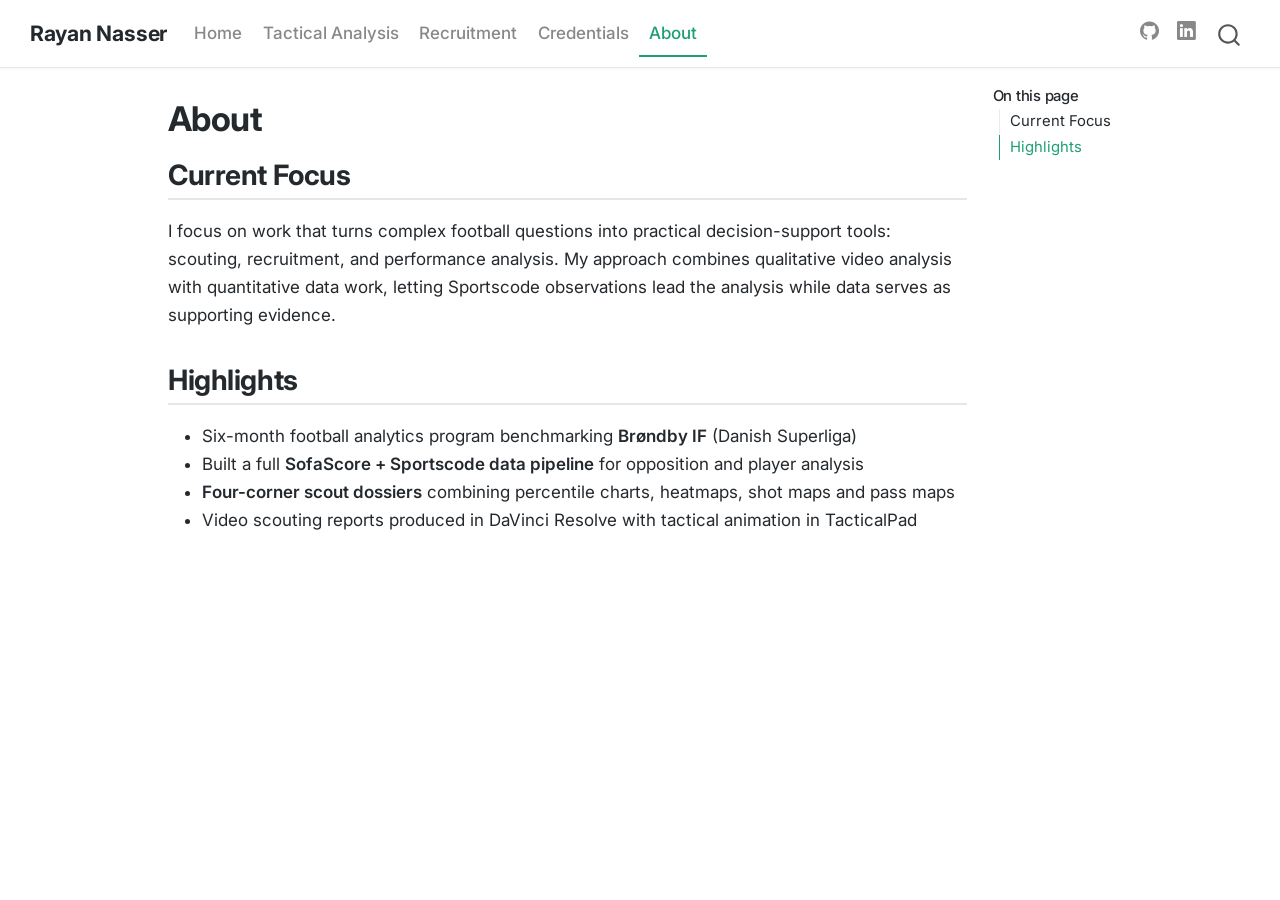
<file: docs/about.html>
<!DOCTYPE html>
<html xmlns="http://www.w3.org/1999/xhtml" lang="en" xml:lang="en"><head>

<meta charset="utf-8">
<meta name="generator" content="quarto-1.9.38">

<meta name="viewport" content="width=device-width, initial-scale=1.0, user-scalable=yes">


<title>About – Rayan Nasser</title>
<style>
/* Default styles provided by pandoc.
** See https://pandoc.org/MANUAL.html#variables-for-html for config info.
*/
code{white-space: pre-wrap;}
span.smallcaps{font-variant: small-caps;}
div.columns{display: flex; gap: min(4vw, 1.5em);}
div.column{flex: auto; overflow-x: auto;}
div.hanging-indent{margin-left: 1.5em; text-indent: -1.5em;}
ul.task-list{list-style: none;}
ul.task-list li input[type="checkbox"] {
  width: 0.8em;
  margin: 0 0.8em 0.2em -1em; /* quarto-specific, see https://github.com/quarto-dev/quarto-cli/issues/4556 */ 
  vertical-align: middle;
}
</style>


<script src="site_libs/quarto-nav/quarto-nav.js"></script>
<script src="site_libs/quarto-nav/headroom.min.js"></script>
<script src="site_libs/clipboard/clipboard.min.js"></script>
<script src="site_libs/quarto-search/autocomplete.umd.js"></script>
<script src="site_libs/quarto-search/fuse.min.js"></script>
<script src="site_libs/quarto-search/quarto-search.js"></script>
<meta name="quarto:offset" content="./">
<script src="site_libs/quarto-html/quarto.js" type="module"></script>
<script src="site_libs/quarto-html/tabsets/tabsets.js" type="module"></script>
<script src="site_libs/quarto-html/popper.min.js"></script>
<script src="site_libs/quarto-html/tippy.umd.min.js"></script>
<script src="site_libs/quarto-html/anchor.min.js"></script>
<link href="site_libs/quarto-html/tippy.css" rel="stylesheet">
<link href="site_libs/quarto-html/quarto-syntax-highlighting-15634bcf2e68342d4ad2dfa704d543f6.css" rel="stylesheet" id="quarto-text-highlighting-styles">
<script src="site_libs/bootstrap/bootstrap.min.js"></script>
<link href="site_libs/bootstrap/bootstrap-icons.css" rel="stylesheet">
<link href="site_libs/bootstrap/bootstrap-158031087360bce0ff56dc785ce39e06.min.css" rel="stylesheet" append-hash="true" id="quarto-bootstrap" data-mode="light">
<script id="quarto-search-options" type="application/json">{
  "location": "navbar",
  "copy-button": false,
  "collapse-after": 3,
  "panel-placement": "end",
  "type": "overlay",
  "limit": 50,
  "keyboard-shortcut": [
    "f",
    "/",
    "s"
  ],
  "show-item-context": false,
  "language": {
    "search-no-results-text": "No results",
    "search-matching-documents-text": "matching documents",
    "search-copy-link-title": "Copy link to search",
    "search-hide-matches-text": "Hide additional matches",
    "search-more-match-text": "more match in this document",
    "search-more-matches-text": "more matches in this document",
    "search-clear-button-title": "Clear",
    "search-text-placeholder": "",
    "search-detached-cancel-button-title": "Cancel",
    "search-submit-button-title": "Submit",
    "search-label": "Search"
  }
}</script>


<link rel="stylesheet" href="styles.css">
</head>

<body class="nav-fixed quarto-light">

<div id="quarto-search-results"></div>
  <header id="quarto-header" class="headroom fixed-top">
    <nav class="navbar navbar-expand-lg " data-bs-theme="dark">
      <div class="navbar-container container-fluid">
      <div class="navbar-brand-container mx-auto">
    <a class="navbar-brand" href="./index.html">
    <span class="navbar-title">Rayan Nasser</span>
    </a>
  </div>
            <div id="quarto-search" class="" title="Search"></div>
          <button class="navbar-toggler" type="button" data-bs-toggle="collapse" data-bs-target="#navbarCollapse" aria-controls="navbarCollapse" role="menu" aria-expanded="false" aria-label="Toggle navigation" onclick="if (window.quartoToggleHeadroom) { window.quartoToggleHeadroom(); }">
  <span class="navbar-toggler-icon"></span>
</button>
          <div class="collapse navbar-collapse" id="navbarCollapse">
            <ul class="navbar-nav navbar-nav-scroll me-auto">
  <li class="nav-item">
    <a class="nav-link" href="./index.html"> 
<span class="menu-text">Home</span></a>
  </li>  
  <li class="nav-item">
    <a class="nav-link" href="./tactical-analysis/index.html"> 
<span class="menu-text">Tactical Analysis</span></a>
  </li>  
  <li class="nav-item">
    <a class="nav-link" href="./recruitment/index.html"> 
<span class="menu-text">Recruitment</span></a>
  </li>  
  <li class="nav-item">
    <a class="nav-link" href="./credentials.html"> 
<span class="menu-text">Credentials</span></a>
  </li>  
  <li class="nav-item">
    <a class="nav-link active" href="./about.html" aria-current="page"> 
<span class="menu-text">About</span></a>
  </li>  
</ul>
            <ul class="navbar-nav navbar-nav-scroll ms-auto">
  <li class="nav-item compact">
    <a class="nav-link" href="https://github.com/HalfSpacePrince"> <i class="bi bi-github" role="img" aria-label="GitHub">
</i> 
<span class="menu-text"></span></a>
  </li>  
  <li class="nav-item compact">
    <a class="nav-link" href="https://www.linkedin.com/in/rayan-nasser/"> <i class="bi bi-linkedin" role="img" aria-label="LinkedIn">
</i> 
<span class="menu-text"></span></a>
  </li>  
</ul>
          </div> <!-- /navcollapse -->
            <div class="quarto-navbar-tools">
</div>
      </div> <!-- /container-fluid -->
    </nav>
</header>
<!-- content -->
<div id="quarto-content" class="quarto-container page-columns page-rows-contents page-layout-article page-navbar">
<!-- sidebar -->
<!-- margin-sidebar -->
    <div id="quarto-margin-sidebar" class="sidebar margin-sidebar">
        <nav id="TOC" role="doc-toc" class="toc-active">
    <h2 id="toc-title">On this page</h2>
   
  <ul>
  <li><a href="#current-focus" id="toc-current-focus" class="nav-link active" data-scroll-target="#current-focus">Current Focus</a></li>
  <li><a href="#highlights" id="toc-highlights" class="nav-link" data-scroll-target="#highlights">Highlights</a></li>
  </ul>
</nav>
    </div>
<!-- main -->
<main class="content" id="quarto-document-content">

<header id="title-block-header" class="quarto-title-block default">
<div class="quarto-title">
<h1 class="title">About</h1>
</div>



<div class="quarto-title-meta">

    
  
    
  </div>
  


</header>


<section id="current-focus" class="level2">
<h2 class="anchored" data-anchor-id="current-focus">Current Focus</h2>
<p>I focus on work that turns complex football questions into practical decision-support tools: scouting, recruitment, and performance analysis. My approach combines qualitative video analysis with quantitative data work, letting Sportscode observations lead the analysis while data serves as supporting evidence.</p>
</section>
<section id="highlights" class="level2">
<h2 class="anchored" data-anchor-id="highlights">Highlights</h2>
<ul>
<li>Six-month football analytics program benchmarking <strong>Brøndby IF</strong> (Danish Superliga)</li>
<li>Built a full <strong>SofaScore + Sportscode data pipeline</strong> for opposition and player analysis</li>
<li><strong>Four-corner scout dossiers</strong> combining percentile charts, heatmaps, shot maps and pass maps</li>
<li>Video scouting reports produced in DaVinci Resolve with tactical animation in TacticalPad</li>
</ul>


</section>

</main> <!-- /main -->
<script id="quarto-html-after-body" type="application/javascript">
  window.document.addEventListener("DOMContentLoaded", function (event) {
    const icon = "";
    const anchorJS = new window.AnchorJS();
    anchorJS.options = {
      placement: 'right',
      icon: icon
    };
    anchorJS.add('.anchored');
    const isCodeAnnotation = (el) => {
      for (const clz of el.classList) {
        if (clz.startsWith('code-annotation-')) {                     
          return true;
        }
      }
      return false;
    }
    const onCopySuccess = function(e) {
      // button target
      const button = e.trigger;
      // don't keep focus
      button.blur();
      // flash "checked"
      button.classList.add('code-copy-button-checked');
      var currentTitle = button.getAttribute("title");
      button.setAttribute("title", "Copied!");
      let tooltip;
      if (window.bootstrap) {
        button.setAttribute("data-bs-toggle", "tooltip");
        button.setAttribute("data-bs-placement", "left");
        button.setAttribute("data-bs-title", "Copied!");
        tooltip = new bootstrap.Tooltip(button, 
          { trigger: "manual", 
            customClass: "code-copy-button-tooltip",
            offset: [0, -8]});
        tooltip.show();    
      }
      setTimeout(function() {
        if (tooltip) {
          tooltip.hide();
          button.removeAttribute("data-bs-title");
          button.removeAttribute("data-bs-toggle");
          button.removeAttribute("data-bs-placement");
        }
        button.setAttribute("title", currentTitle);
        button.classList.remove('code-copy-button-checked');
      }, 1000);
      // clear code selection
      e.clearSelection();
    }
    const getTextToCopy = function(trigger) {
      const outerScaffold = trigger.parentElement.cloneNode(true);
      const codeEl = outerScaffold.querySelector('code');
      for (const childEl of codeEl.children) {
        if (isCodeAnnotation(childEl)) {
          childEl.remove();
        }
      }
      return codeEl.innerText;
    }
    const clipboard = new window.ClipboardJS('.code-copy-button:not([data-in-quarto-modal])', {
      text: getTextToCopy
    });
    clipboard.on('success', onCopySuccess);
    if (window.document.getElementById('quarto-embedded-source-code-modal')) {
      const clipboardModal = new window.ClipboardJS('.code-copy-button[data-in-quarto-modal]', {
        text: getTextToCopy,
        container: window.document.getElementById('quarto-embedded-source-code-modal')
      });
      clipboardModal.on('success', onCopySuccess);
    }
      var localhostRegex = new RegExp(/^(?:http|https):\/\/localhost\:?[0-9]*\//);
      var mailtoRegex = new RegExp(/^mailto:/);
        var filterRegex = new RegExp('/' + window.location.host + '/');
      var isInternal = (href) => {
          return filterRegex.test(href) || localhostRegex.test(href) || mailtoRegex.test(href);
      }
      // Inspect non-navigation links and adorn them if external
     var links = window.document.querySelectorAll('a[href]:not(.nav-link):not(.navbar-brand):not(.toc-action):not(.sidebar-link):not(.sidebar-item-toggle):not(.pagination-link):not(.no-external):not([aria-hidden]):not(.dropdown-item):not(.quarto-navigation-tool):not(.about-link)');
      for (var i=0; i<links.length; i++) {
        const link = links[i];
        if (!isInternal(link.href)) {
          // undo the damage that might have been done by quarto-nav.js in the case of
          // links that we want to consider external
          if (link.dataset.originalHref !== undefined) {
            link.href = link.dataset.originalHref;
          }
        }
      }
    function tippyHover(el, contentFn, onTriggerFn, onUntriggerFn) {
      const config = {
        allowHTML: true,
        maxWidth: 500,
        delay: 100,
        arrow: false,
        appendTo: function(el) {
            return el.parentElement;
        },
        interactive: true,
        interactiveBorder: 10,
        theme: 'quarto',
        placement: 'bottom-start',
      };
      if (contentFn) {
        config.content = contentFn;
      }
      if (onTriggerFn) {
        config.onTrigger = onTriggerFn;
      }
      if (onUntriggerFn) {
        config.onUntrigger = onUntriggerFn;
      }
      window.tippy(el, config); 
    }
    const noterefs = window.document.querySelectorAll('a[role="doc-noteref"]');
    for (var i=0; i<noterefs.length; i++) {
      const ref = noterefs[i];
      tippyHover(ref, function() {
        // use id or data attribute instead here
        let href = ref.getAttribute('data-footnote-href') || ref.getAttribute('href');
        try { href = new URL(href).hash; } catch {}
        const id = href.replace(/^#\/?/, "");
        const note = window.document.getElementById(id);
        if (note) {
          return note.innerHTML;
        } else {
          return "";
        }
      });
    }
    const xrefs = window.document.querySelectorAll('a.quarto-xref');
    const processXRef = (id, note) => {
      // Strip column container classes
      const stripColumnClz = (el) => {
        el.classList.remove("page-full", "page-columns");
        if (el.children) {
          for (const child of el.children) {
            stripColumnClz(child);
          }
        }
      }
      stripColumnClz(note)
      if (id === null || id.startsWith('sec-')) {
        // Special case sections, only their first couple elements
        const container = document.createElement("div");
        if (note.children && note.children.length > 2) {
          container.appendChild(note.children[0].cloneNode(true));
          for (let i = 1; i < note.children.length; i++) {
            const child = note.children[i];
            if (child.tagName === "P" && child.innerText === "") {
              continue;
            } else {
              container.appendChild(child.cloneNode(true));
              break;
            }
          }
          if (window.Quarto?.typesetMath) {
            window.Quarto.typesetMath(container);
          }
          return container.innerHTML
        } else {
          if (window.Quarto?.typesetMath) {
            window.Quarto.typesetMath(note);
          }
          return note.innerHTML;
        }
      } else {
        // Remove any anchor links if they are present
        const anchorLink = note.querySelector('a.anchorjs-link');
        if (anchorLink) {
          anchorLink.remove();
        }
        if (window.Quarto?.typesetMath) {
          window.Quarto.typesetMath(note);
        }
        if (note.classList.contains("callout")) {
          return note.outerHTML;
        } else {
          return note.innerHTML;
        }
      }
    }
    for (var i=0; i<xrefs.length; i++) {
      const xref = xrefs[i];
      tippyHover(xref, undefined, function(instance) {
        instance.disable();
        let url = xref.getAttribute('href');
        let hash = undefined; 
        if (url.startsWith('#')) {
          hash = url;
        } else {
          try { hash = new URL(url).hash; } catch {}
        }
        if (hash) {
          const id = hash.replace(/^#\/?/, "");
          const note = window.document.getElementById(id);
          if (note !== null) {
            try {
              const html = processXRef(id, note.cloneNode(true));
              instance.setContent(html);
            } finally {
              instance.enable();
              instance.show();
            }
          } else {
            // See if we can fetch this
            fetch(url.split('#')[0])
            .then(res => res.text())
            .then(html => {
              const parser = new DOMParser();
              const htmlDoc = parser.parseFromString(html, "text/html");
              const note = htmlDoc.getElementById(id);
              if (note !== null) {
                const html = processXRef(id, note);
                instance.setContent(html);
              } 
            }).finally(() => {
              instance.enable();
              instance.show();
            });
          }
        } else {
          // See if we can fetch a full url (with no hash to target)
          // This is a special case and we should probably do some content thinning / targeting
          fetch(url)
          .then(res => res.text())
          .then(html => {
            const parser = new DOMParser();
            const htmlDoc = parser.parseFromString(html, "text/html");
            const note = htmlDoc.querySelector('main.content');
            if (note !== null) {
              // This should only happen for chapter cross references
              // (since there is no id in the URL)
              // remove the first header
              if (note.children.length > 0 && note.children[0].tagName === "HEADER") {
                note.children[0].remove();
              }
              const html = processXRef(null, note);
              instance.setContent(html);
            } 
          }).finally(() => {
            instance.enable();
            instance.show();
          });
        }
      }, function(instance) {
      });
    }
        let selectedAnnoteEl;
        const selectorForAnnotation = ( cell, annotation) => {
          let cellAttr = 'data-code-cell="' + cell + '"';
          let lineAttr = 'data-code-annotation="' +  annotation + '"';
          const selector = 'span[' + cellAttr + '][' + lineAttr + ']';
          return selector;
        }
        const selectCodeLines = (annoteEl) => {
          const doc = window.document;
          const targetCell = annoteEl.getAttribute("data-target-cell");
          const targetAnnotation = annoteEl.getAttribute("data-target-annotation");
          const annoteSpan = window.document.querySelector(selectorForAnnotation(targetCell, targetAnnotation));
          const lines = annoteSpan.getAttribute("data-code-lines").split(",");
          const lineIds = lines.map((line) => {
            return targetCell + "-" + line;
          })
          let top = null;
          let height = null;
          let parent = null;
          if (lineIds.length > 0) {
              //compute the position of the single el (top and bottom and make a div)
              const el = window.document.getElementById(lineIds[0]);
              top = el.offsetTop;
              height = el.offsetHeight;
              parent = el.parentElement.parentElement;
            if (lineIds.length > 1) {
              const lastEl = window.document.getElementById(lineIds[lineIds.length - 1]);
              const bottom = lastEl.offsetTop + lastEl.offsetHeight;
              height = bottom - top;
            }
            if (top !== null && height !== null && parent !== null) {
              // cook up a div (if necessary) and position it 
              let div = window.document.getElementById("code-annotation-line-highlight");
              if (div === null) {
                div = window.document.createElement("div");
                div.setAttribute("id", "code-annotation-line-highlight");
                div.style.position = 'absolute';
                parent.appendChild(div);
              }
              div.style.top = top - 2 + "px";
              div.style.height = height + 4 + "px";
              div.style.left = 0;
              let gutterDiv = window.document.getElementById("code-annotation-line-highlight-gutter");
              if (gutterDiv === null) {
                gutterDiv = window.document.createElement("div");
                gutterDiv.setAttribute("id", "code-annotation-line-highlight-gutter");
                gutterDiv.style.position = 'absolute';
                const codeCell = window.document.getElementById(targetCell);
                const gutter = codeCell.querySelector('.code-annotation-gutter');
                gutter.appendChild(gutterDiv);
              }
              gutterDiv.style.top = top - 2 + "px";
              gutterDiv.style.height = height + 4 + "px";
            }
            selectedAnnoteEl = annoteEl;
          }
        };
        const unselectCodeLines = () => {
          const elementsIds = ["code-annotation-line-highlight", "code-annotation-line-highlight-gutter"];
          elementsIds.forEach((elId) => {
            const div = window.document.getElementById(elId);
            if (div) {
              div.remove();
            }
          });
          selectedAnnoteEl = undefined;
        };
          // Handle positioning of the toggle
      window.addEventListener(
        "resize",
        throttle(() => {
          elRect = undefined;
          if (selectedAnnoteEl) {
            selectCodeLines(selectedAnnoteEl);
          }
        }, 10)
      );
      function throttle(fn, ms) {
      let throttle = false;
      let timer;
        return (...args) => {
          if(!throttle) { // first call gets through
              fn.apply(this, args);
              throttle = true;
          } else { // all the others get throttled
              if(timer) clearTimeout(timer); // cancel #2
              timer = setTimeout(() => {
                fn.apply(this, args);
                timer = throttle = false;
              }, ms);
          }
        };
      }
        // Attach click handler to the DT
        const annoteDls = window.document.querySelectorAll('dt[data-target-cell]');
        for (const annoteDlNode of annoteDls) {
          annoteDlNode.addEventListener('click', (event) => {
            const clickedEl = event.target;
            if (clickedEl !== selectedAnnoteEl) {
              unselectCodeLines();
              const activeEl = window.document.querySelector('dt[data-target-cell].code-annotation-active');
              if (activeEl) {
                activeEl.classList.remove('code-annotation-active');
              }
              selectCodeLines(clickedEl);
              clickedEl.classList.add('code-annotation-active');
            } else {
              // Unselect the line
              unselectCodeLines();
              clickedEl.classList.remove('code-annotation-active');
            }
          });
        }
    const findCites = (el) => {
      const parentEl = el.parentElement;
      if (parentEl) {
        const cites = parentEl.dataset.cites;
        if (cites) {
          return {
            el,
            cites: cites.split(' ')
          };
        } else {
          return findCites(el.parentElement)
        }
      } else {
        return undefined;
      }
    };
    var bibliorefs = window.document.querySelectorAll('a[role="doc-biblioref"]');
    for (var i=0; i<bibliorefs.length; i++) {
      const ref = bibliorefs[i];
      const citeInfo = findCites(ref);
      if (citeInfo) {
        tippyHover(citeInfo.el, function() {
          var popup = window.document.createElement('div');
          citeInfo.cites.forEach(function(cite) {
            var citeDiv = window.document.createElement('div');
            citeDiv.classList.add('hanging-indent');
            citeDiv.classList.add('csl-entry');
            var biblioDiv = window.document.getElementById('ref-' + cite);
            if (biblioDiv) {
              citeDiv.innerHTML = biblioDiv.innerHTML;
            }
            popup.appendChild(citeDiv);
          });
          return popup.innerHTML;
        });
      }
    }
  });
  </script>
</div> <!-- /content -->




</body></html>
</file>
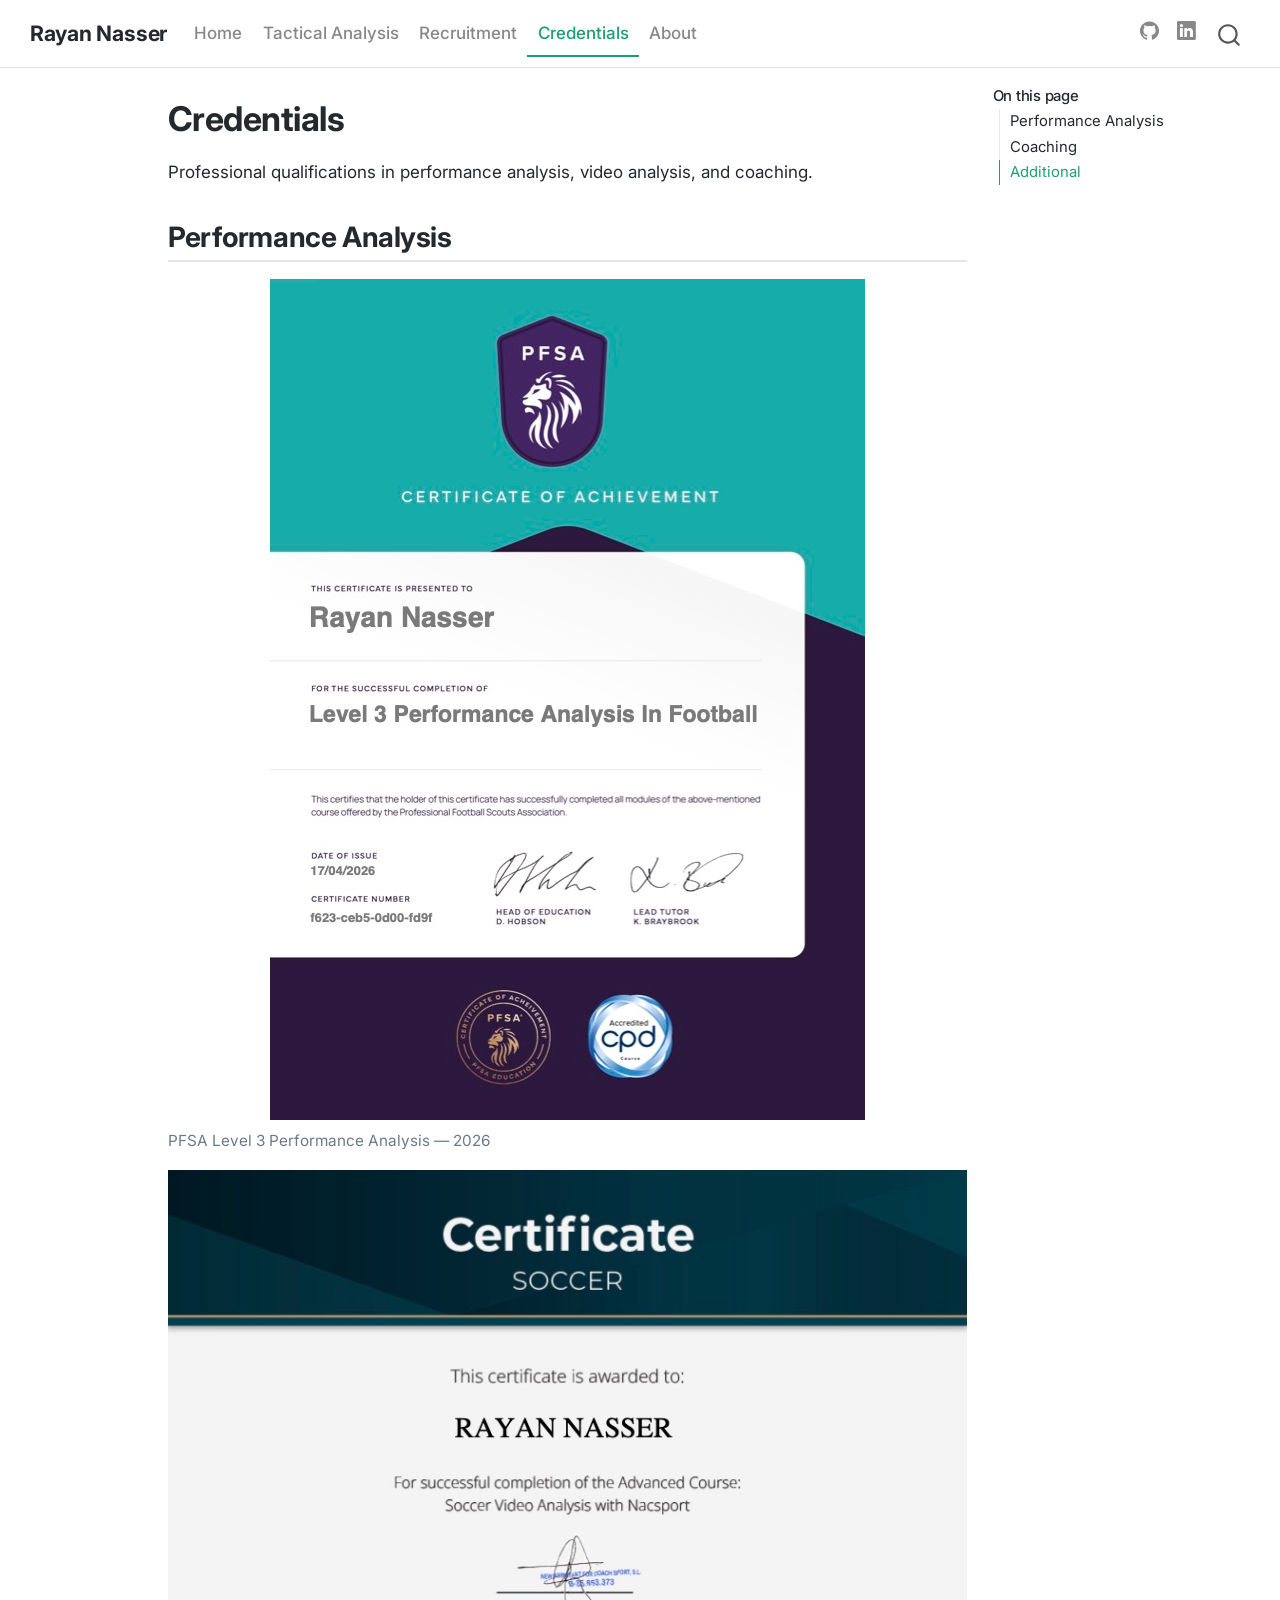
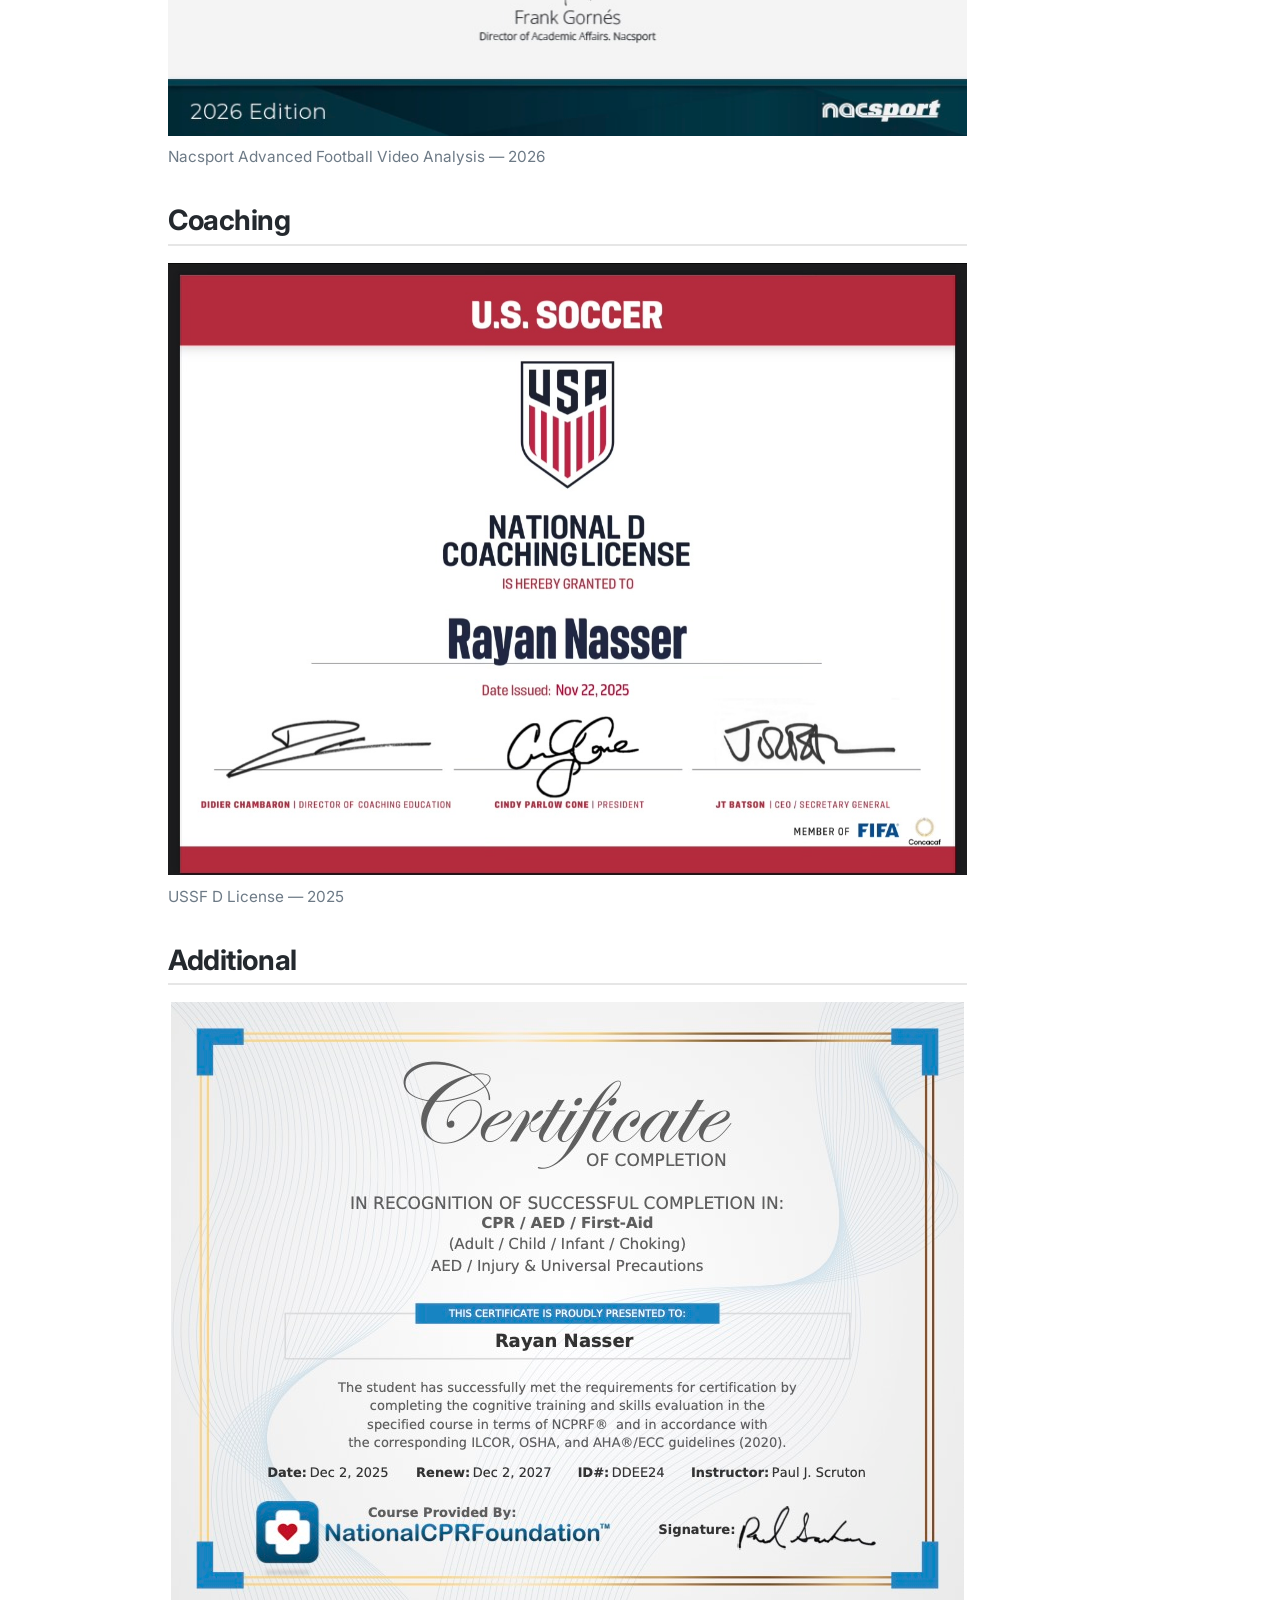
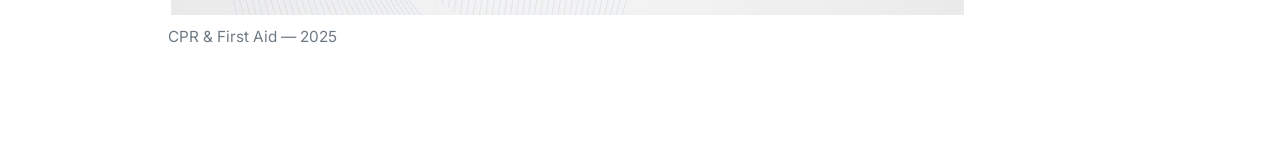
<file: docs/credentials.html>
<!DOCTYPE html>
<html xmlns="http://www.w3.org/1999/xhtml" lang="en" xml:lang="en"><head>

<meta charset="utf-8">
<meta name="generator" content="quarto-1.9.38">

<meta name="viewport" content="width=device-width, initial-scale=1.0, user-scalable=yes">


<title>Credentials – Rayan Nasser</title>
<style>
/* Default styles provided by pandoc.
** See https://pandoc.org/MANUAL.html#variables-for-html for config info.
*/
code{white-space: pre-wrap;}
span.smallcaps{font-variant: small-caps;}
div.columns{display: flex; gap: min(4vw, 1.5em);}
div.column{flex: auto; overflow-x: auto;}
div.hanging-indent{margin-left: 1.5em; text-indent: -1.5em;}
ul.task-list{list-style: none;}
ul.task-list li input[type="checkbox"] {
  width: 0.8em;
  margin: 0 0.8em 0.2em -1em; /* quarto-specific, see https://github.com/quarto-dev/quarto-cli/issues/4556 */ 
  vertical-align: middle;
}
</style>


<script src="site_libs/quarto-nav/quarto-nav.js"></script>
<script src="site_libs/quarto-nav/headroom.min.js"></script>
<script src="site_libs/clipboard/clipboard.min.js"></script>
<script src="site_libs/quarto-search/autocomplete.umd.js"></script>
<script src="site_libs/quarto-search/fuse.min.js"></script>
<script src="site_libs/quarto-search/quarto-search.js"></script>
<meta name="quarto:offset" content="./">
<script src="site_libs/quarto-html/quarto.js" type="module"></script>
<script src="site_libs/quarto-html/tabsets/tabsets.js" type="module"></script>
<script src="site_libs/quarto-html/popper.min.js"></script>
<script src="site_libs/quarto-html/tippy.umd.min.js"></script>
<script src="site_libs/quarto-html/anchor.min.js"></script>
<link href="site_libs/quarto-html/tippy.css" rel="stylesheet">
<link href="site_libs/quarto-html/quarto-syntax-highlighting-15634bcf2e68342d4ad2dfa704d543f6.css" rel="stylesheet" id="quarto-text-highlighting-styles">
<script src="site_libs/bootstrap/bootstrap.min.js"></script>
<link href="site_libs/bootstrap/bootstrap-icons.css" rel="stylesheet">
<link href="site_libs/bootstrap/bootstrap-158031087360bce0ff56dc785ce39e06.min.css" rel="stylesheet" append-hash="true" id="quarto-bootstrap" data-mode="light">
<script src="site_libs/quarto-contrib/glightbox/glightbox.min.js"></script>
<link href="site_libs/quarto-contrib/glightbox/glightbox.min.css" rel="stylesheet">
<link href="site_libs/quarto-contrib/glightbox/lightbox.css" rel="stylesheet">
<script id="quarto-search-options" type="application/json">{
  "location": "navbar",
  "copy-button": false,
  "collapse-after": 3,
  "panel-placement": "end",
  "type": "overlay",
  "limit": 50,
  "keyboard-shortcut": [
    "f",
    "/",
    "s"
  ],
  "show-item-context": false,
  "language": {
    "search-no-results-text": "No results",
    "search-matching-documents-text": "matching documents",
    "search-copy-link-title": "Copy link to search",
    "search-hide-matches-text": "Hide additional matches",
    "search-more-match-text": "more match in this document",
    "search-more-matches-text": "more matches in this document",
    "search-clear-button-title": "Clear",
    "search-text-placeholder": "",
    "search-detached-cancel-button-title": "Cancel",
    "search-submit-button-title": "Submit",
    "search-label": "Search"
  }
}</script>


<link rel="stylesheet" href="styles.css">
</head>

<body class="nav-fixed quarto-light">

<div id="quarto-search-results"></div>
  <header id="quarto-header" class="headroom fixed-top">
    <nav class="navbar navbar-expand-lg " data-bs-theme="dark">
      <div class="navbar-container container-fluid">
      <div class="navbar-brand-container mx-auto">
    <a class="navbar-brand" href="./index.html">
    <span class="navbar-title">Rayan Nasser</span>
    </a>
  </div>
            <div id="quarto-search" class="" title="Search"></div>
          <button class="navbar-toggler" type="button" data-bs-toggle="collapse" data-bs-target="#navbarCollapse" aria-controls="navbarCollapse" role="menu" aria-expanded="false" aria-label="Toggle navigation" onclick="if (window.quartoToggleHeadroom) { window.quartoToggleHeadroom(); }">
  <span class="navbar-toggler-icon"></span>
</button>
          <div class="collapse navbar-collapse" id="navbarCollapse">
            <ul class="navbar-nav navbar-nav-scroll me-auto">
  <li class="nav-item">
    <a class="nav-link" href="./index.html"> 
<span class="menu-text">Home</span></a>
  </li>  
  <li class="nav-item">
    <a class="nav-link" href="./tactical-analysis/index.html"> 
<span class="menu-text">Tactical Analysis</span></a>
  </li>  
  <li class="nav-item">
    <a class="nav-link" href="./recruitment/index.html"> 
<span class="menu-text">Recruitment</span></a>
  </li>  
  <li class="nav-item">
    <a class="nav-link active" href="./credentials.html" aria-current="page"> 
<span class="menu-text">Credentials</span></a>
  </li>  
  <li class="nav-item">
    <a class="nav-link" href="./about.html"> 
<span class="menu-text">About</span></a>
  </li>  
</ul>
            <ul class="navbar-nav navbar-nav-scroll ms-auto">
  <li class="nav-item compact">
    <a class="nav-link" href="https://github.com/HalfSpacePrince"> <i class="bi bi-github" role="img" aria-label="GitHub">
</i> 
<span class="menu-text"></span></a>
  </li>  
  <li class="nav-item compact">
    <a class="nav-link" href="https://www.linkedin.com/in/rayan-nasser/"> <i class="bi bi-linkedin" role="img" aria-label="LinkedIn">
</i> 
<span class="menu-text"></span></a>
  </li>  
</ul>
          </div> <!-- /navcollapse -->
            <div class="quarto-navbar-tools">
</div>
      </div> <!-- /container-fluid -->
    </nav>
</header>
<!-- content -->
<div id="quarto-content" class="quarto-container page-columns page-rows-contents page-layout-article page-navbar">
<!-- sidebar -->
<!-- margin-sidebar -->
    <div id="quarto-margin-sidebar" class="sidebar margin-sidebar">
        <nav id="TOC" role="doc-toc" class="toc-active">
    <h2 id="toc-title">On this page</h2>
   
  <ul>
  <li><a href="#performance-analysis" id="toc-performance-analysis" class="nav-link active" data-scroll-target="#performance-analysis">Performance Analysis</a></li>
  <li><a href="#coaching" id="toc-coaching" class="nav-link" data-scroll-target="#coaching">Coaching</a></li>
  <li><a href="#additional" id="toc-additional" class="nav-link" data-scroll-target="#additional">Additional</a></li>
  </ul>
</nav>
    </div>
<!-- main -->
<main class="content" id="quarto-document-content">

<header id="title-block-header" class="quarto-title-block default">
<div class="quarto-title">
<h1 class="title">Credentials</h1>
</div>



<div class="quarto-title-meta">

    
  
    
  </div>
  


</header>


<p>Professional qualifications in performance analysis, video analysis, and coaching.</p>
<section id="performance-analysis" class="level2">
<h2 class="anchored" data-anchor-id="performance-analysis">Performance Analysis</h2>
<div class="quarto-figure quarto-figure-center">
<figure class="figure">
<p><a href="credentials-images/pfsa-level-3.jpg" class="lightbox" data-gallery="quarto-lightbox-gallery-1" title="PFSA Level 3 Performance Analysis — 2026"><img src="credentials-images/pfsa-level-3.jpg" class="img-fluid figure-img" alt="PFSA Level 3 Performance Analysis — 2026"></a></p>
<figcaption>PFSA Level 3 Performance Analysis — 2026</figcaption>
</figure>
</div>
<div class="quarto-figure quarto-figure-center">
<figure class="figure">
<p><a href="credentials-images/nacsport.jpg" class="lightbox" data-gallery="quarto-lightbox-gallery-2" title="Nacsport Advanced Football Video Analysis — 2026"><img src="credentials-images/nacsport.jpg" class="img-fluid figure-img" alt="Nacsport Advanced Football Video Analysis — 2026"></a></p>
<figcaption>Nacsport Advanced Football Video Analysis — 2026</figcaption>
</figure>
</div>
</section>
<section id="coaching" class="level2">
<h2 class="anchored" data-anchor-id="coaching">Coaching</h2>
<div class="quarto-figure quarto-figure-center">
<figure class="figure">
<p><a href="credentials-images/ussf-d-license.jpg" class="lightbox" data-gallery="quarto-lightbox-gallery-3" title="USSF D License — 2025"><img src="credentials-images/ussf-d-license.jpg" class="img-fluid figure-img" alt="USSF D License — 2025"></a></p>
<figcaption>USSF D License — 2025</figcaption>
</figure>
</div>
</section>
<section id="additional" class="level2">
<h2 class="anchored" data-anchor-id="additional">Additional</h2>
<div class="quarto-figure quarto-figure-center">
<figure class="figure">
<p><a href="credentials-images/cpr-first-aid.jpg" class="lightbox" data-gallery="quarto-lightbox-gallery-4" title="CPR &amp; First Aid — 2025"><img src="credentials-images/cpr-first-aid.jpg" class="img-fluid figure-img" alt="CPR &amp; First Aid — 2025"></a></p>
<figcaption>CPR &amp; First Aid — 2025</figcaption>
</figure>
</div>


</section>

</main> <!-- /main -->
<script id="quarto-html-after-body" type="application/javascript">
  window.document.addEventListener("DOMContentLoaded", function (event) {
    const icon = "";
    const anchorJS = new window.AnchorJS();
    anchorJS.options = {
      placement: 'right',
      icon: icon
    };
    anchorJS.add('.anchored');
    const isCodeAnnotation = (el) => {
      for (const clz of el.classList) {
        if (clz.startsWith('code-annotation-')) {                     
          return true;
        }
      }
      return false;
    }
    const onCopySuccess = function(e) {
      // button target
      const button = e.trigger;
      // don't keep focus
      button.blur();
      // flash "checked"
      button.classList.add('code-copy-button-checked');
      var currentTitle = button.getAttribute("title");
      button.setAttribute("title", "Copied!");
      let tooltip;
      if (window.bootstrap) {
        button.setAttribute("data-bs-toggle", "tooltip");
        button.setAttribute("data-bs-placement", "left");
        button.setAttribute("data-bs-title", "Copied!");
        tooltip = new bootstrap.Tooltip(button, 
          { trigger: "manual", 
            customClass: "code-copy-button-tooltip",
            offset: [0, -8]});
        tooltip.show();    
      }
      setTimeout(function() {
        if (tooltip) {
          tooltip.hide();
          button.removeAttribute("data-bs-title");
          button.removeAttribute("data-bs-toggle");
          button.removeAttribute("data-bs-placement");
        }
        button.setAttribute("title", currentTitle);
        button.classList.remove('code-copy-button-checked');
      }, 1000);
      // clear code selection
      e.clearSelection();
    }
    const getTextToCopy = function(trigger) {
      const outerScaffold = trigger.parentElement.cloneNode(true);
      const codeEl = outerScaffold.querySelector('code');
      for (const childEl of codeEl.children) {
        if (isCodeAnnotation(childEl)) {
          childEl.remove();
        }
      }
      return codeEl.innerText;
    }
    const clipboard = new window.ClipboardJS('.code-copy-button:not([data-in-quarto-modal])', {
      text: getTextToCopy
    });
    clipboard.on('success', onCopySuccess);
    if (window.document.getElementById('quarto-embedded-source-code-modal')) {
      const clipboardModal = new window.ClipboardJS('.code-copy-button[data-in-quarto-modal]', {
        text: getTextToCopy,
        container: window.document.getElementById('quarto-embedded-source-code-modal')
      });
      clipboardModal.on('success', onCopySuccess);
    }
      var localhostRegex = new RegExp(/^(?:http|https):\/\/localhost\:?[0-9]*\//);
      var mailtoRegex = new RegExp(/^mailto:/);
        var filterRegex = new RegExp('/' + window.location.host + '/');
      var isInternal = (href) => {
          return filterRegex.test(href) || localhostRegex.test(href) || mailtoRegex.test(href);
      }
      // Inspect non-navigation links and adorn them if external
     var links = window.document.querySelectorAll('a[href]:not(.nav-link):not(.navbar-brand):not(.toc-action):not(.sidebar-link):not(.sidebar-item-toggle):not(.pagination-link):not(.no-external):not([aria-hidden]):not(.dropdown-item):not(.quarto-navigation-tool):not(.about-link)');
      for (var i=0; i<links.length; i++) {
        const link = links[i];
        if (!isInternal(link.href)) {
          // undo the damage that might have been done by quarto-nav.js in the case of
          // links that we want to consider external
          if (link.dataset.originalHref !== undefined) {
            link.href = link.dataset.originalHref;
          }
        }
      }
    function tippyHover(el, contentFn, onTriggerFn, onUntriggerFn) {
      const config = {
        allowHTML: true,
        maxWidth: 500,
        delay: 100,
        arrow: false,
        appendTo: function(el) {
            return el.parentElement;
        },
        interactive: true,
        interactiveBorder: 10,
        theme: 'quarto',
        placement: 'bottom-start',
      };
      if (contentFn) {
        config.content = contentFn;
      }
      if (onTriggerFn) {
        config.onTrigger = onTriggerFn;
      }
      if (onUntriggerFn) {
        config.onUntrigger = onUntriggerFn;
      }
      window.tippy(el, config); 
    }
    const noterefs = window.document.querySelectorAll('a[role="doc-noteref"]');
    for (var i=0; i<noterefs.length; i++) {
      const ref = noterefs[i];
      tippyHover(ref, function() {
        // use id or data attribute instead here
        let href = ref.getAttribute('data-footnote-href') || ref.getAttribute('href');
        try { href = new URL(href).hash; } catch {}
        const id = href.replace(/^#\/?/, "");
        const note = window.document.getElementById(id);
        if (note) {
          return note.innerHTML;
        } else {
          return "";
        }
      });
    }
    const xrefs = window.document.querySelectorAll('a.quarto-xref');
    const processXRef = (id, note) => {
      // Strip column container classes
      const stripColumnClz = (el) => {
        el.classList.remove("page-full", "page-columns");
        if (el.children) {
          for (const child of el.children) {
            stripColumnClz(child);
          }
        }
      }
      stripColumnClz(note)
      if (id === null || id.startsWith('sec-')) {
        // Special case sections, only their first couple elements
        const container = document.createElement("div");
        if (note.children && note.children.length > 2) {
          container.appendChild(note.children[0].cloneNode(true));
          for (let i = 1; i < note.children.length; i++) {
            const child = note.children[i];
            if (child.tagName === "P" && child.innerText === "") {
              continue;
            } else {
              container.appendChild(child.cloneNode(true));
              break;
            }
          }
          if (window.Quarto?.typesetMath) {
            window.Quarto.typesetMath(container);
          }
          return container.innerHTML
        } else {
          if (window.Quarto?.typesetMath) {
            window.Quarto.typesetMath(note);
          }
          return note.innerHTML;
        }
      } else {
        // Remove any anchor links if they are present
        const anchorLink = note.querySelector('a.anchorjs-link');
        if (anchorLink) {
          anchorLink.remove();
        }
        if (window.Quarto?.typesetMath) {
          window.Quarto.typesetMath(note);
        }
        if (note.classList.contains("callout")) {
          return note.outerHTML;
        } else {
          return note.innerHTML;
        }
      }
    }
    for (var i=0; i<xrefs.length; i++) {
      const xref = xrefs[i];
      tippyHover(xref, undefined, function(instance) {
        instance.disable();
        let url = xref.getAttribute('href');
        let hash = undefined; 
        if (url.startsWith('#')) {
          hash = url;
        } else {
          try { hash = new URL(url).hash; } catch {}
        }
        if (hash) {
          const id = hash.replace(/^#\/?/, "");
          const note = window.document.getElementById(id);
          if (note !== null) {
            try {
              const html = processXRef(id, note.cloneNode(true));
              instance.setContent(html);
            } finally {
              instance.enable();
              instance.show();
            }
          } else {
            // See if we can fetch this
            fetch(url.split('#')[0])
            .then(res => res.text())
            .then(html => {
              const parser = new DOMParser();
              const htmlDoc = parser.parseFromString(html, "text/html");
              const note = htmlDoc.getElementById(id);
              if (note !== null) {
                const html = processXRef(id, note);
                instance.setContent(html);
              } 
            }).finally(() => {
              instance.enable();
              instance.show();
            });
          }
        } else {
          // See if we can fetch a full url (with no hash to target)
          // This is a special case and we should probably do some content thinning / targeting
          fetch(url)
          .then(res => res.text())
          .then(html => {
            const parser = new DOMParser();
            const htmlDoc = parser.parseFromString(html, "text/html");
            const note = htmlDoc.querySelector('main.content');
            if (note !== null) {
              // This should only happen for chapter cross references
              // (since there is no id in the URL)
              // remove the first header
              if (note.children.length > 0 && note.children[0].tagName === "HEADER") {
                note.children[0].remove();
              }
              const html = processXRef(null, note);
              instance.setContent(html);
            } 
          }).finally(() => {
            instance.enable();
            instance.show();
          });
        }
      }, function(instance) {
      });
    }
        let selectedAnnoteEl;
        const selectorForAnnotation = ( cell, annotation) => {
          let cellAttr = 'data-code-cell="' + cell + '"';
          let lineAttr = 'data-code-annotation="' +  annotation + '"';
          const selector = 'span[' + cellAttr + '][' + lineAttr + ']';
          return selector;
        }
        const selectCodeLines = (annoteEl) => {
          const doc = window.document;
          const targetCell = annoteEl.getAttribute("data-target-cell");
          const targetAnnotation = annoteEl.getAttribute("data-target-annotation");
          const annoteSpan = window.document.querySelector(selectorForAnnotation(targetCell, targetAnnotation));
          const lines = annoteSpan.getAttribute("data-code-lines").split(",");
          const lineIds = lines.map((line) => {
            return targetCell + "-" + line;
          })
          let top = null;
          let height = null;
          let parent = null;
          if (lineIds.length > 0) {
              //compute the position of the single el (top and bottom and make a div)
              const el = window.document.getElementById(lineIds[0]);
              top = el.offsetTop;
              height = el.offsetHeight;
              parent = el.parentElement.parentElement;
            if (lineIds.length > 1) {
              const lastEl = window.document.getElementById(lineIds[lineIds.length - 1]);
              const bottom = lastEl.offsetTop + lastEl.offsetHeight;
              height = bottom - top;
            }
            if (top !== null && height !== null && parent !== null) {
              // cook up a div (if necessary) and position it 
              let div = window.document.getElementById("code-annotation-line-highlight");
              if (div === null) {
                div = window.document.createElement("div");
                div.setAttribute("id", "code-annotation-line-highlight");
                div.style.position = 'absolute';
                parent.appendChild(div);
              }
              div.style.top = top - 2 + "px";
              div.style.height = height + 4 + "px";
              div.style.left = 0;
              let gutterDiv = window.document.getElementById("code-annotation-line-highlight-gutter");
              if (gutterDiv === null) {
                gutterDiv = window.document.createElement("div");
                gutterDiv.setAttribute("id", "code-annotation-line-highlight-gutter");
                gutterDiv.style.position = 'absolute';
                const codeCell = window.document.getElementById(targetCell);
                const gutter = codeCell.querySelector('.code-annotation-gutter');
                gutter.appendChild(gutterDiv);
              }
              gutterDiv.style.top = top - 2 + "px";
              gutterDiv.style.height = height + 4 + "px";
            }
            selectedAnnoteEl = annoteEl;
          }
        };
        const unselectCodeLines = () => {
          const elementsIds = ["code-annotation-line-highlight", "code-annotation-line-highlight-gutter"];
          elementsIds.forEach((elId) => {
            const div = window.document.getElementById(elId);
            if (div) {
              div.remove();
            }
          });
          selectedAnnoteEl = undefined;
        };
          // Handle positioning of the toggle
      window.addEventListener(
        "resize",
        throttle(() => {
          elRect = undefined;
          if (selectedAnnoteEl) {
            selectCodeLines(selectedAnnoteEl);
          }
        }, 10)
      );
      function throttle(fn, ms) {
      let throttle = false;
      let timer;
        return (...args) => {
          if(!throttle) { // first call gets through
              fn.apply(this, args);
              throttle = true;
          } else { // all the others get throttled
              if(timer) clearTimeout(timer); // cancel #2
              timer = setTimeout(() => {
                fn.apply(this, args);
                timer = throttle = false;
              }, ms);
          }
        };
      }
        // Attach click handler to the DT
        const annoteDls = window.document.querySelectorAll('dt[data-target-cell]');
        for (const annoteDlNode of annoteDls) {
          annoteDlNode.addEventListener('click', (event) => {
            const clickedEl = event.target;
            if (clickedEl !== selectedAnnoteEl) {
              unselectCodeLines();
              const activeEl = window.document.querySelector('dt[data-target-cell].code-annotation-active');
              if (activeEl) {
                activeEl.classList.remove('code-annotation-active');
              }
              selectCodeLines(clickedEl);
              clickedEl.classList.add('code-annotation-active');
            } else {
              // Unselect the line
              unselectCodeLines();
              clickedEl.classList.remove('code-annotation-active');
            }
          });
        }
    const findCites = (el) => {
      const parentEl = el.parentElement;
      if (parentEl) {
        const cites = parentEl.dataset.cites;
        if (cites) {
          return {
            el,
            cites: cites.split(' ')
          };
        } else {
          return findCites(el.parentElement)
        }
      } else {
        return undefined;
      }
    };
    var bibliorefs = window.document.querySelectorAll('a[role="doc-biblioref"]');
    for (var i=0; i<bibliorefs.length; i++) {
      const ref = bibliorefs[i];
      const citeInfo = findCites(ref);
      if (citeInfo) {
        tippyHover(citeInfo.el, function() {
          var popup = window.document.createElement('div');
          citeInfo.cites.forEach(function(cite) {
            var citeDiv = window.document.createElement('div');
            citeDiv.classList.add('hanging-indent');
            citeDiv.classList.add('csl-entry');
            var biblioDiv = window.document.getElementById('ref-' + cite);
            if (biblioDiv) {
              citeDiv.innerHTML = biblioDiv.innerHTML;
            }
            popup.appendChild(citeDiv);
          });
          return popup.innerHTML;
        });
      }
    }
  });
  </script>
</div> <!-- /content -->
<script>var lightboxQuarto = GLightbox({"closeEffect":"zoom","descPosition":"bottom","loop":false,"openEffect":"zoom","selector":".lightbox"});
(function() {
  let previousOnload = window.onload;
  window.onload = () => {
    if (previousOnload) {
      previousOnload();
    }
    lightboxQuarto.on('slide_before_load', (data) => {
      const { slideIndex, slideNode, slideConfig, player, trigger } = data;
      const href = trigger.getAttribute('href');
      if (href !== null) {
        const imgEl = window.document.querySelector(`a[href="${href}"] img`);
        if (imgEl !== null) {
          const srcAttr = imgEl.getAttribute("src");
          if (srcAttr && srcAttr.startsWith("data:")) {
            slideConfig.href = srcAttr;
          }
        }
      } 
    });
  
    lightboxQuarto.on('slide_after_load', (data) => {
      const { slideIndex, slideNode, slideConfig, player, trigger } = data;
      if (window.Quarto?.typesetMath) {
        window.Quarto.typesetMath(slideNode);
      }
    });
  
  };
  
})();
          </script>




</body></html>
</file>
<file: docs/site_libs/quarto-html/tippy.css>
.tippy-box[data-animation=fade][data-state=hidden]{opacity:0}[data-tippy-root]{max-width:calc(100vw - 10px)}.tippy-box{position:relative;background-color:#333;color:#fff;border-radius:4px;font-size:14px;line-height:1.4;white-space:normal;outline:0;transition-property:transform,visibility,opacity}.tippy-box[data-placement^=top]>.tippy-arrow{bottom:0}.tippy-box[data-placement^=top]>.tippy-arrow:before{bottom:-7px;left:0;border-width:8px 8px 0;border-top-color:initial;transform-origin:center top}.tippy-box[data-placement^=bottom]>.tippy-arrow{top:0}.tippy-box[data-placement^=bottom]>.tippy-arrow:before{top:-7px;left:0;border-width:0 8px 8px;border-bottom-color:initial;transform-origin:center bottom}.tippy-box[data-placement^=left]>.tippy-arrow{right:0}.tippy-box[data-placement^=left]>.tippy-arrow:before{border-width:8px 0 8px 8px;border-left-color:initial;right:-7px;transform-origin:center left}.tippy-box[data-placement^=right]>.tippy-arrow{left:0}.tippy-box[data-placement^=right]>.tippy-arrow:before{left:-7px;border-width:8px 8px 8px 0;border-right-color:initial;transform-origin:center right}.tippy-box[data-inertia][data-state=visible]{transition-timing-function:cubic-bezier(.54,1.5,.38,1.11)}.tippy-arrow{width:16px;height:16px;color:#333}.tippy-arrow:before{content:"";position:absolute;border-color:transparent;border-style:solid}.tippy-content{position:relative;padding:5px 9px;z-index:1}
</file>
<file: docs/site_libs/quarto-html/quarto-syntax-highlighting-15634bcf2e68342d4ad2dfa704d543f6.css>
/* quarto syntax highlight colors */
:root {
  --quarto-hl-ot-color: #003B4F;
  --quarto-hl-at-color: #657422;
  --quarto-hl-ss-color: #20794D;
  --quarto-hl-an-color: #5E5E5E;
  --quarto-hl-fu-color: #4758AB;
  --quarto-hl-st-color: #20794D;
  --quarto-hl-cf-color: #003B4F;
  --quarto-hl-op-color: #5E5E5E;
  --quarto-hl-er-color: #AD0000;
  --quarto-hl-bn-color: #AD0000;
  --quarto-hl-al-color: #AD0000;
  --quarto-hl-va-color: #111111;
  --quarto-hl-bu-color: inherit;
  --quarto-hl-ex-color: inherit;
  --quarto-hl-pp-color: #AD0000;
  --quarto-hl-in-color: #5E5E5E;
  --quarto-hl-vs-color: #20794D;
  --quarto-hl-wa-color: #5E5E5E;
  --quarto-hl-do-color: #5E5E5E;
  --quarto-hl-im-color: #00769E;
  --quarto-hl-ch-color: #20794D;
  --quarto-hl-dt-color: #AD0000;
  --quarto-hl-fl-color: #AD0000;
  --quarto-hl-co-color: #5E5E5E;
  --quarto-hl-cv-color: #5E5E5E;
  --quarto-hl-cn-color: #8f5902;
  --quarto-hl-sc-color: #5E5E5E;
  --quarto-hl-dv-color: #AD0000;
  --quarto-hl-kw-color: #003B4F;
}

/* other quarto variables */
:root {
  --quarto-font-monospace: SFMono-Regular, Menlo, Monaco, Consolas, "Liberation Mono", "Courier New", monospace;
}

/* syntax highlight based on Pandoc's rules */
pre > code.sourceCode > span {
  color: #003B4F;
}

code.sourceCode > span {
  color: #003B4F;
}

div.sourceCode,
div.sourceCode pre.sourceCode {
  color: #003B4F;
}

/* Normal */
code span {
  color: #003B4F;
}

/* Alert */
code span.al {
  color: #AD0000;
  font-style: inherit;
}

/* Annotation */
code span.an {
  color: #5E5E5E;
  font-style: inherit;
}

/* Attribute */
code span.at {
  color: #657422;
  font-style: inherit;
}

/* BaseN */
code span.bn {
  color: #AD0000;
  font-style: inherit;
}

/* BuiltIn */
code span.bu {
  font-style: inherit;
}

/* ControlFlow */
code span.cf {
  color: #003B4F;
  font-weight: bold;
  font-style: inherit;
}

/* Char */
code span.ch {
  color: #20794D;
  font-style: inherit;
}

/* Constant */
code span.cn {
  color: #8f5902;
  font-style: inherit;
}

/* Comment */
code span.co {
  color: #5E5E5E;
  font-style: inherit;
}

/* CommentVar */
code span.cv {
  color: #5E5E5E;
  font-style: italic;
}

/* Documentation */
code span.do {
  color: #5E5E5E;
  font-style: italic;
}

/* DataType */
code span.dt {
  color: #AD0000;
  font-style: inherit;
}

/* DecVal */
code span.dv {
  color: #AD0000;
  font-style: inherit;
}

/* Error */
code span.er {
  color: #AD0000;
  font-style: inherit;
}

/* Extension */
code span.ex {
  font-style: inherit;
}

/* Float */
code span.fl {
  color: #AD0000;
  font-style: inherit;
}

/* Function */
code span.fu {
  color: #4758AB;
  font-style: inherit;
}

/* Import */
code span.im {
  color: #00769E;
  font-style: inherit;
}

/* Information */
code span.in {
  color: #5E5E5E;
  font-style: inherit;
}

/* Keyword */
code span.kw {
  color: #003B4F;
  font-weight: bold;
  font-style: inherit;
}

/* Operator */
code span.op {
  color: #5E5E5E;
  font-style: inherit;
}

/* Other */
code span.ot {
  color: #003B4F;
  font-style: inherit;
}

/* Preprocessor */
code span.pp {
  color: #AD0000;
  font-style: inherit;
}

/* SpecialChar */
code span.sc {
  color: #5E5E5E;
  font-style: inherit;
}

/* SpecialString */
code span.ss {
  color: #20794D;
  font-style: inherit;
}

/* String */
code span.st {
  color: #20794D;
  font-style: inherit;
}

/* Variable */
code span.va {
  color: #111111;
  font-style: inherit;
}

/* VerbatimString */
code span.vs {
  color: #20794D;
  font-style: inherit;
}

/* Warning */
code span.wa {
  color: #5E5E5E;
  font-style: italic;
}

.prevent-inlining {
  content: "</";
}

/*# sourceMappingURL=f23921c56f73e400b49028c9186a1aa0.css.map */
</file>
<file: docs/styles.css>
/* ==========================================================================
   Rayan Osman — Football Analytics Portfolio
   Palette:  green #1D9E75 (accent) · grey #888888 (neutral) · red #E24B4A (alert)
   Fonts:    Inter (body) · JetBrains Mono (mono)
   ========================================================================== */

@import url('https://fonts.googleapis.com/css2?family=Inter:wght@400;500;600;700&family=JetBrains+Mono:wght@400;500&display=swap');

:root {
  --rp-green:      #1D9E75;
  --rp-green-dark: #17805e;   /* darker green for hover / active states */
  --rp-grey:       #888888;
  --rp-grey-light: #e6e6e6;
  --rp-red:        #E24B4A;
  --rp-ink:        #24292e;    /* near-black body text, softer than pure #000 */

  /* Map Bootstrap/Quarto theme variables onto the palette */
  --bs-primary:      var(--rp-green);
  --bs-primary-rgb:  29, 158, 117;
  --bs-link-color:              var(--rp-green);
  --bs-link-hover-color:        var(--rp-green-dark);
  --bs-secondary:    var(--rp-grey);
  --bs-body-font-family: 'Inter', system-ui, -apple-system, "Segoe UI", Roboto, sans-serif;
  --bs-font-monospace:   'JetBrains Mono', ui-monospace, SFMono-Regular, Menlo, monospace;
}

/* ---- Base typography --------------------------------------------------- */

body {
  font-family: var(--bs-body-font-family);
  color: var(--rp-ink);
  font-size: 1rem;
  line-height: 1.65;
  -webkit-font-smoothing: antialiased;
}

code, pre, kbd, .sourceCode {
  font-family: var(--bs-font-monospace);
}

/* Headings — tight, confident, restrained */
h1, h2, h3, h4, h5, h6,
.quarto-title h1.title {
  font-family: var(--bs-body-font-family);
  font-weight: 700;
  letter-spacing: -0.015em;
  color: var(--rp-ink);
  line-height: 1.25;
}

/* Subtle grey accent rule under section headings */
h2 {
  padding-bottom: 0.3rem;
  border-bottom: 2px solid var(--rp-grey-light);
}

.quarto-title .subtitle {
  color: var(--rp-grey);
  font-weight: 500;
}

/* ---- Links ------------------------------------------------------------- */

a {
  color: var(--rp-green);
  text-decoration: none;
  transition: color 0.15s ease, border-color 0.15s ease;
}

a:hover,
a:focus {
  color: var(--rp-green-dark);
  text-decoration: underline;
  text-underline-offset: 2px;
}

/* ---- Navbar ------------------------------------------------------------ */

.navbar {
  background-color: #ffffff !important;
  border-bottom: 1px solid var(--rp-grey-light);
  box-shadow: 0 1px 3px rgba(0, 0, 0, 0.04);
}

.navbar .navbar-brand {
  font-weight: 700;
  letter-spacing: -0.01em;
  color: var(--rp-ink) !important;
}

.navbar .navbar-nav .nav-link {
  color: var(--rp-grey) !important;
  font-weight: 500;
  border-bottom: 2px solid transparent;
  transition: color 0.15s ease, border-color 0.15s ease;
}

.navbar .navbar-nav .nav-link:hover,
.navbar .navbar-nav .nav-link:focus {
  color: var(--rp-ink) !important;
}

.navbar .navbar-nav .nav-link.active {
  color: var(--rp-green) !important;
  border-bottom-color: var(--rp-green);
}

/* Search + icon links */
.navbar .aa-DetachedSearchButtonIcon,
.navbar .bi {
  color: var(--rp-grey);
}
.navbar a:hover .bi {
  color: var(--rp-green);
}

/* ---- About-block buttons: colour only ---------------------------------
   Quarto's native .about-link mixin already supplies size (padding, font-size,
   border-radius) AND a `border: solid 1px` whose colour follows currentColor.
   So we set ONLY colours here and let native styling handle everything else —
   the border tracks the text colour automatically. */

.about-links .about-link {
  color: var(--rp-green) !important;              /* green text + green border (currentColor) */
  background-color: transparent !important;
}

.about-links .about-link:hover,
.about-links .about-link:focus {
  color: #fff !important;                         /* white text over green fill */
  background-color: var(--rp-green) !important;
  border-color: var(--rp-green) !important;       /* keep border green, not white currentColor */
}

/* First link ("View CV") is solid — green fill, white text by default */
.about-links .about-link:first-child {
  color: #fff !important;
  background-color: var(--rp-green) !important;
  border-color: var(--rp-green) !important;
}

/* The gap under the subtitle is NOT the subtitle margin — it's the empty
   <main class="content">, the title-block-header bottom margin, and the empty
   .quarto-title-meta between the header and .about-links. Collapse those, hide
   the <hr>, then set one controlled ~20px gap on .about-links. */
.quarto-about-jolla #title-block-header {
  margin-bottom: 0;
}

.quarto-about-jolla .quarto-title-meta {
  margin: 0;
}

.quarto-about-jolla main.content {
  margin: 0;
  padding: 0;
  min-height: 0;
}

.quarto-about-jolla .about-sep {
  display: none;
  margin: 0;
}

.quarto-about-jolla .about-links {
  margin-top: 1.25rem;   /* ~20px gap under the subtitle */
}

/* ---- Listing cards (section pages e.g. Tactical Analysis) -------------- */

.quarto-listing .card,
.quarto-post {
  border: 1px solid var(--rp-grey-light);
  border-radius: 8px;
  transition: box-shadow 0.18s ease, transform 0.18s ease, border-color 0.18s ease;
}

.quarto-listing .card:hover,
.quarto-post:hover {
  border-color: var(--rp-green);
  box-shadow: 0 6px 20px rgba(29, 158, 117, 0.12);
  transform: translateY(-2px);
}

.quarto-listing .card .card-title,
.quarto-post .listing-title {
  font-weight: 600;
  color: var(--rp-ink);
}

.quarto-listing .card:hover .card-title,
.quarto-post:hover .listing-title {
  color: var(--rp-green);
}

.listing-description {
  color: var(--rp-grey);
}

/* Category tags / dates */
.listing-category,
.quarto-category {
  background-color: rgba(29, 158, 117, 0.08);
  color: var(--rp-green-dark);
  border: 1px solid rgba(29, 158, 117, 0.25);
  border-radius: 999px;
  font-size: 0.75rem;
  font-weight: 500;
  padding: 0.1rem 0.6rem;
  transition: background-color 0.15s ease, color 0.15s ease;
}

.listing-category:hover {
  background-color: var(--rp-green);
  color: #ffffff;
}

.listing-date {
  color: var(--rp-grey);
  font-family: var(--bs-font-monospace);
  font-size: 0.85rem;
}

/* ---- Accents: blockquotes, inline code, selection ---------------------- */

blockquote {
  border-left: 3px solid var(--rp-green);
  color: var(--rp-grey);
}

:not(pre) > code {
  color: var(--rp-red);
  background-color: rgba(226, 75, 74, 0.07);
  padding: 0.1em 0.35em;
  border-radius: 4px;
}

strong {
  color: var(--rp-ink);
  font-weight: 600;
}

::selection {
  background-color: rgba(29, 158, 117, 0.22);
}

/* Table of contents active link */
#TOC a.active,
.sidebar nav a.active {
  color: var(--rp-green) !important;
  border-left-color: var(--rp-green) !important;
}
</file>
